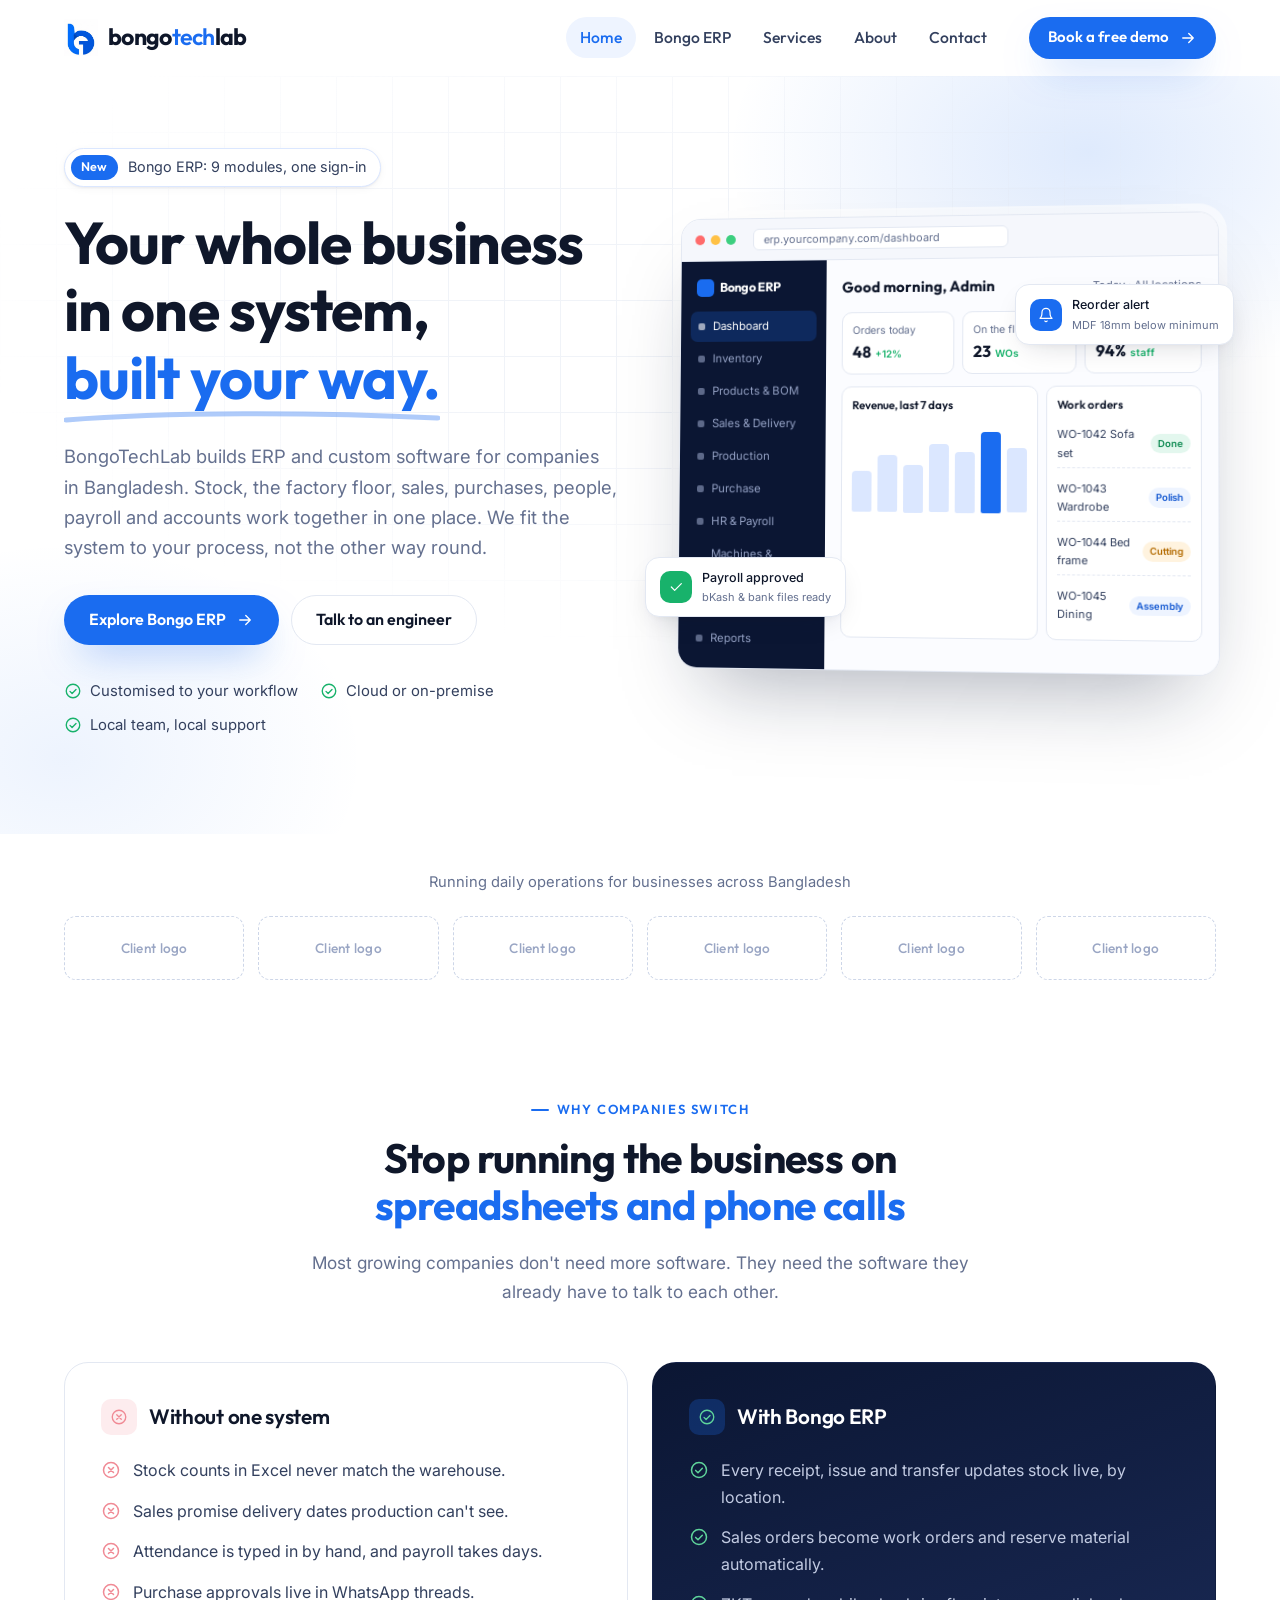
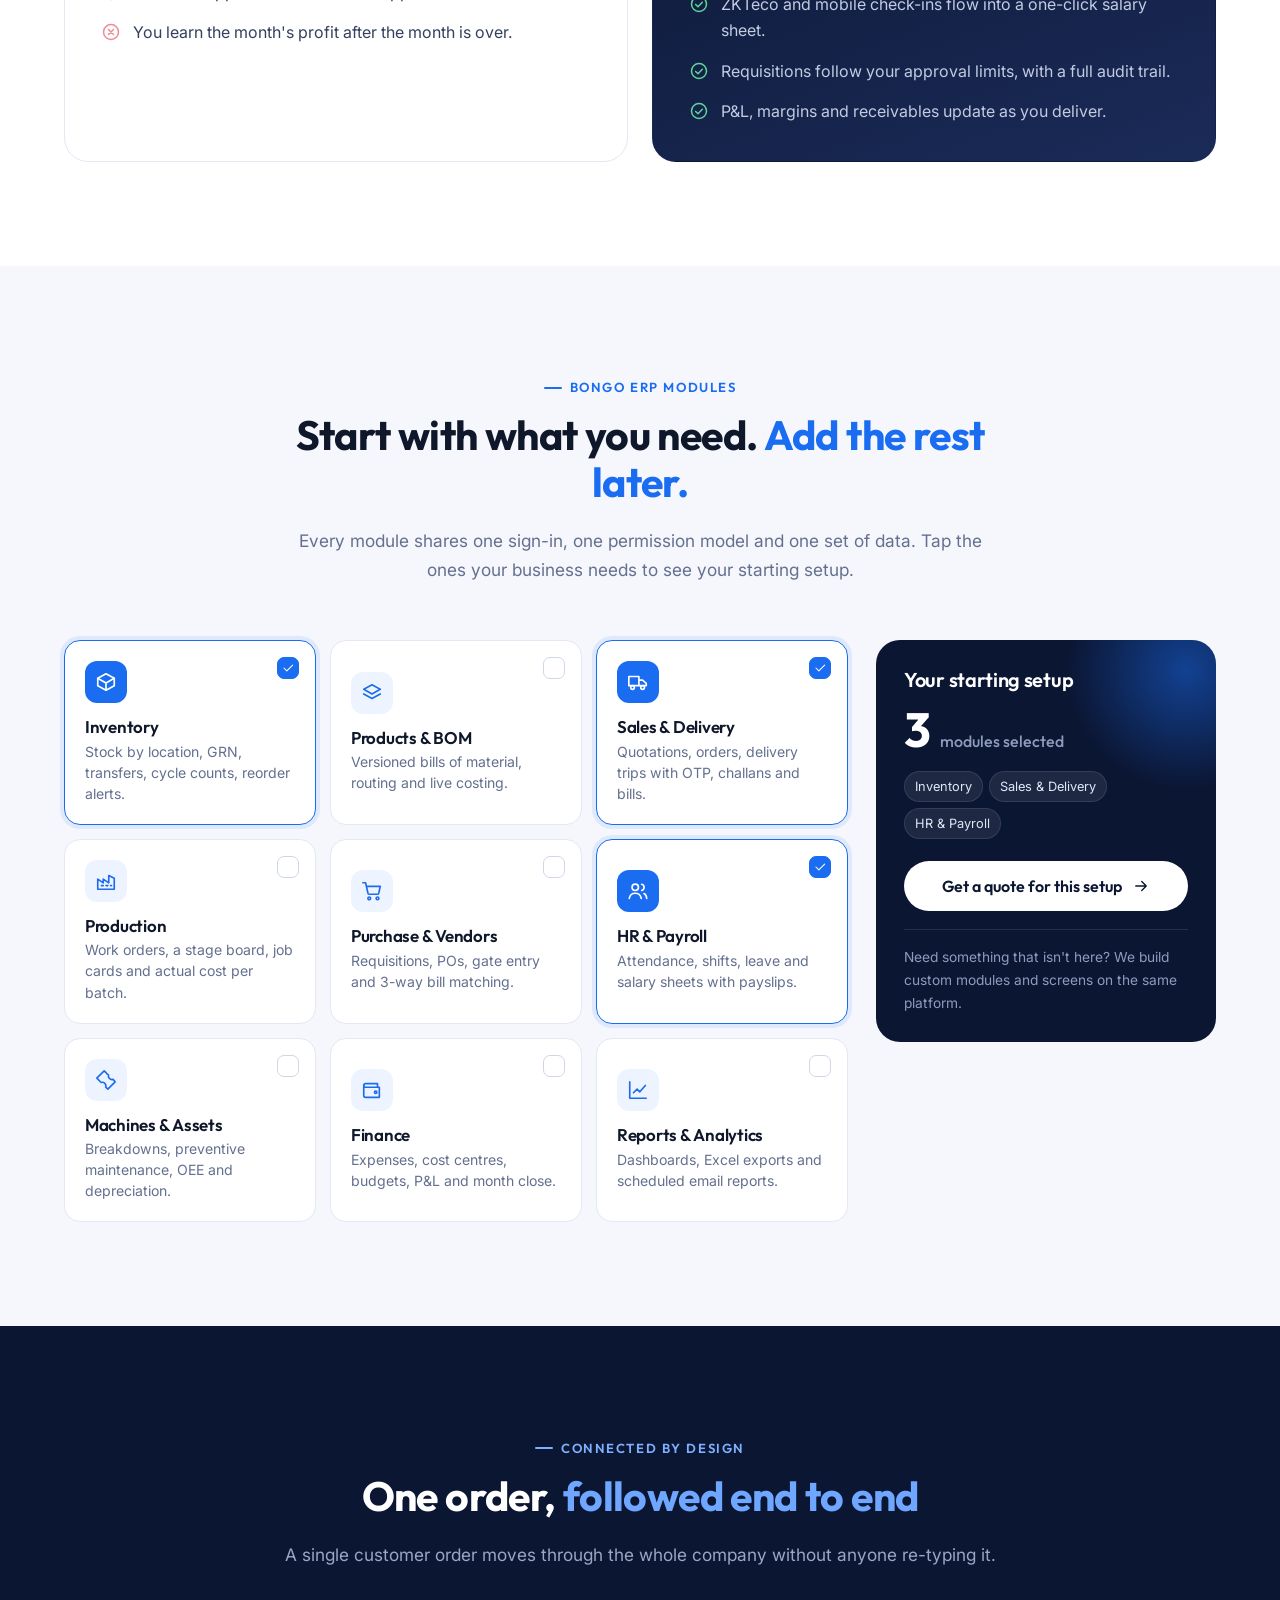
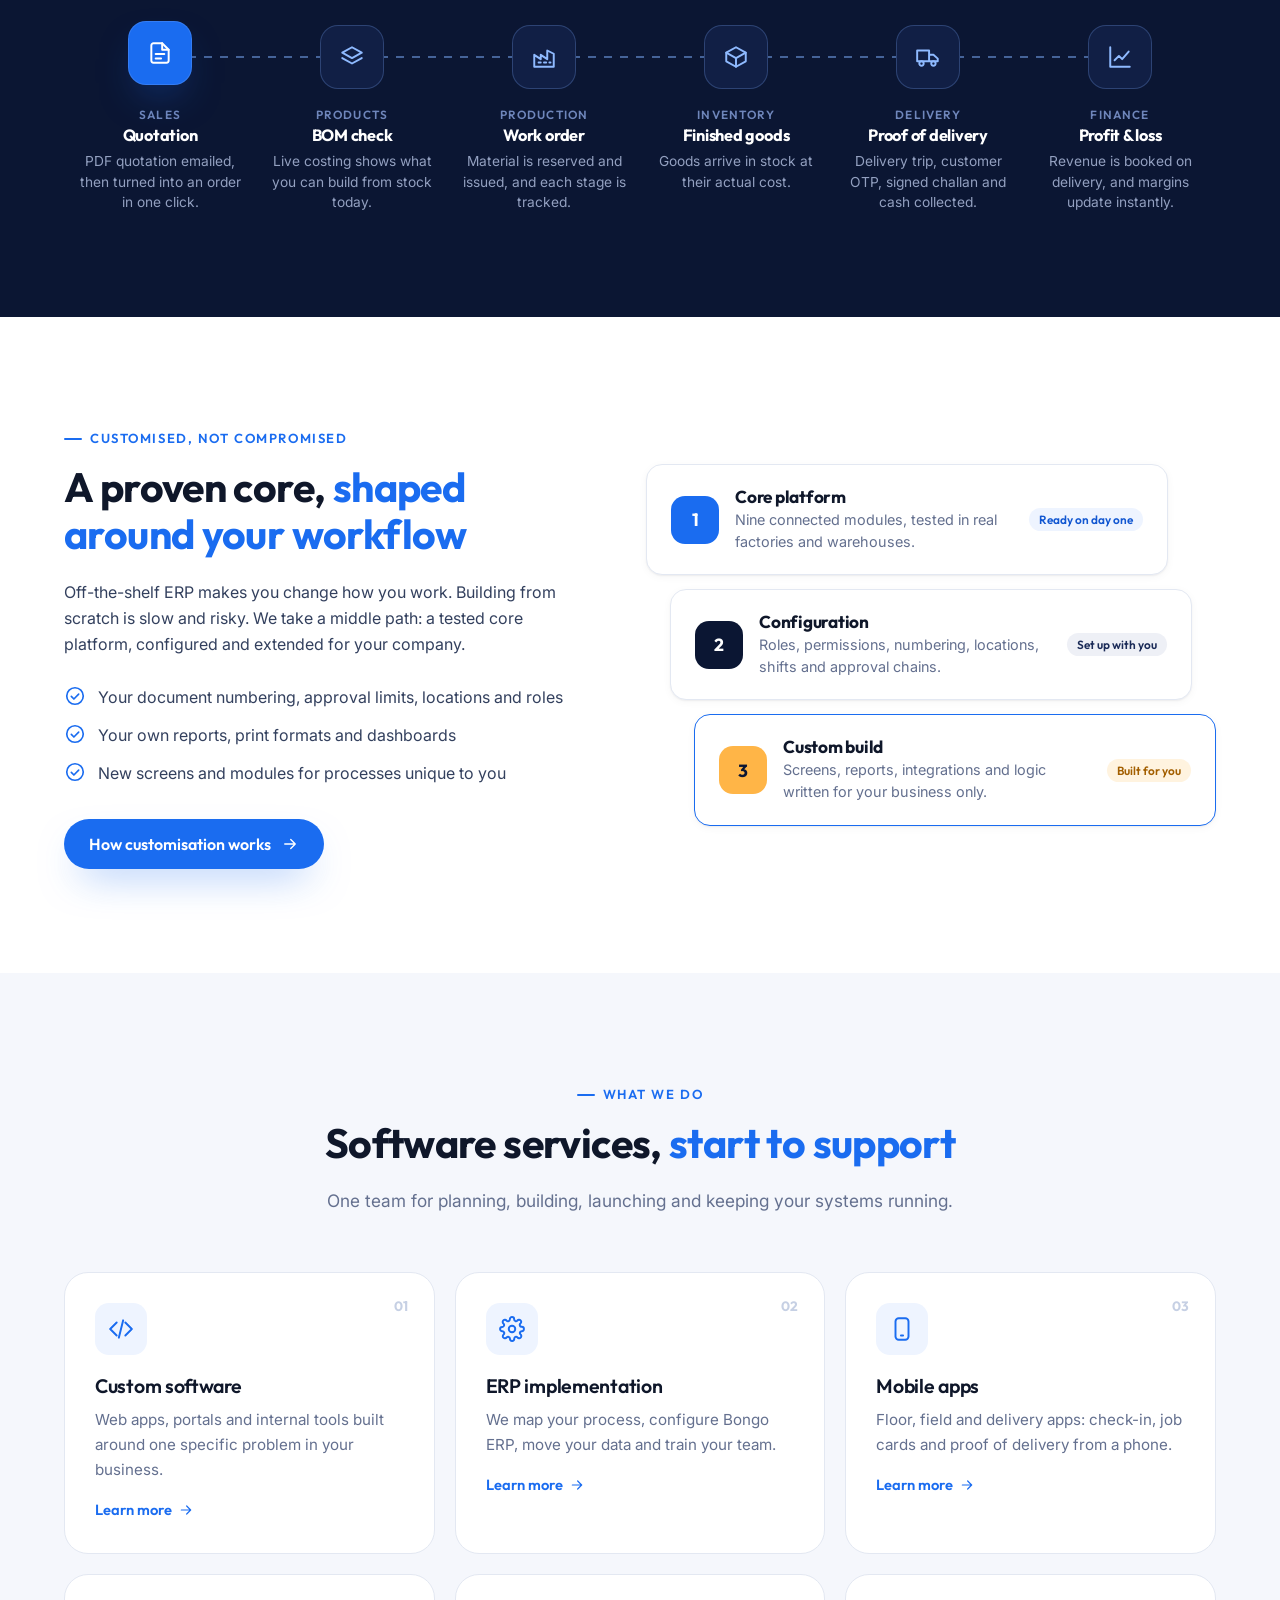
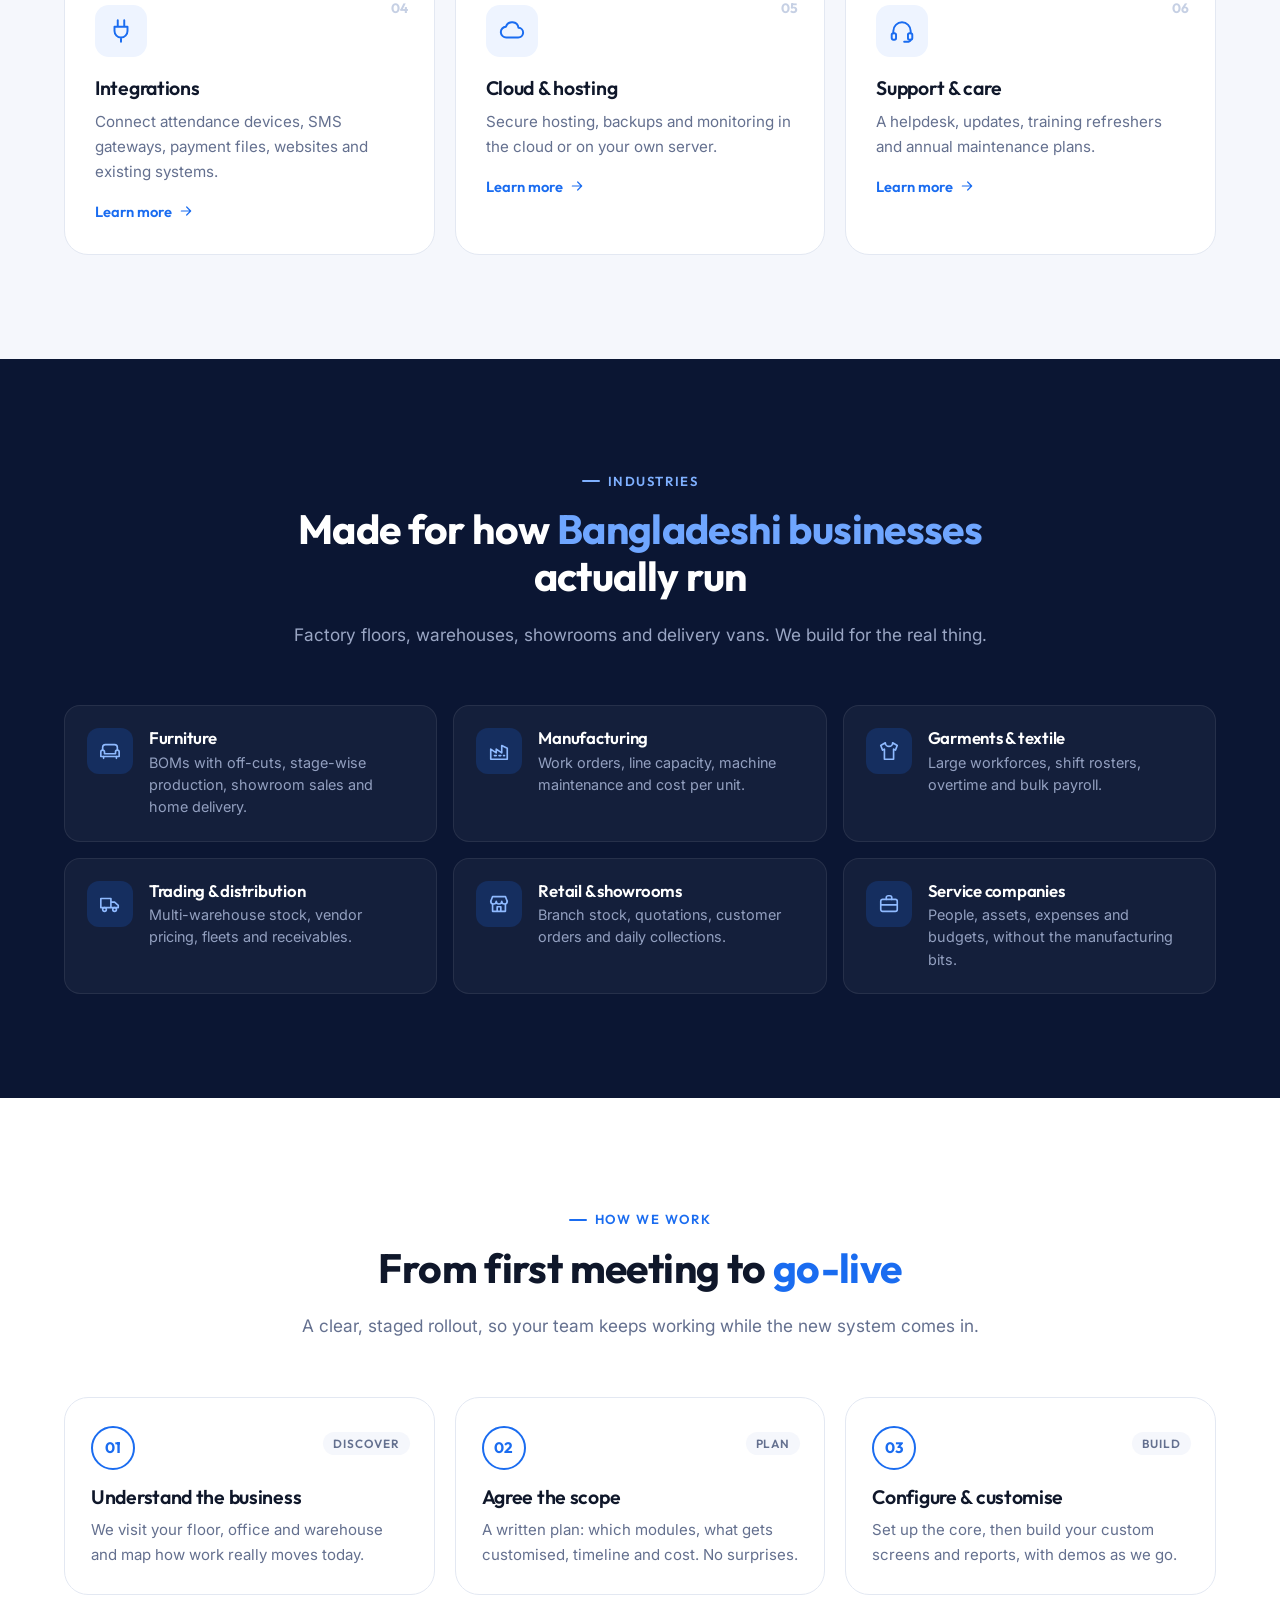
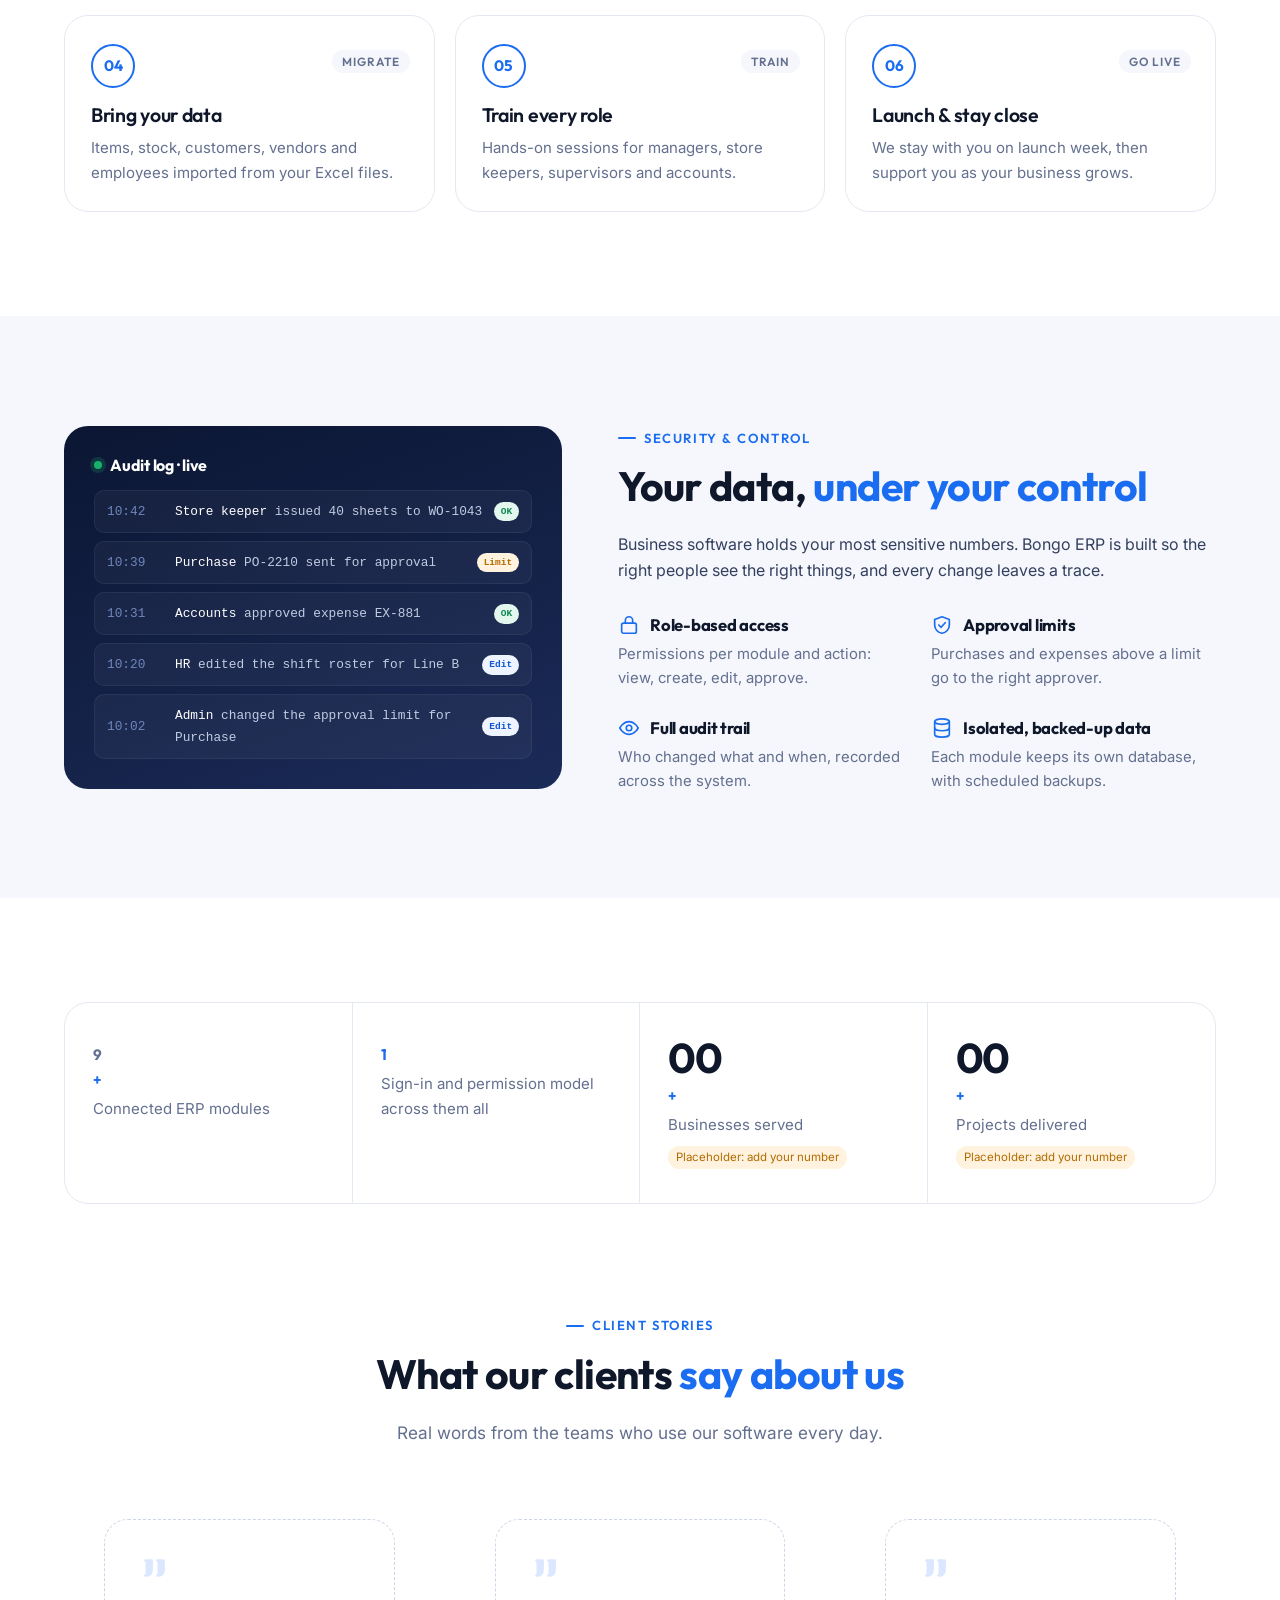
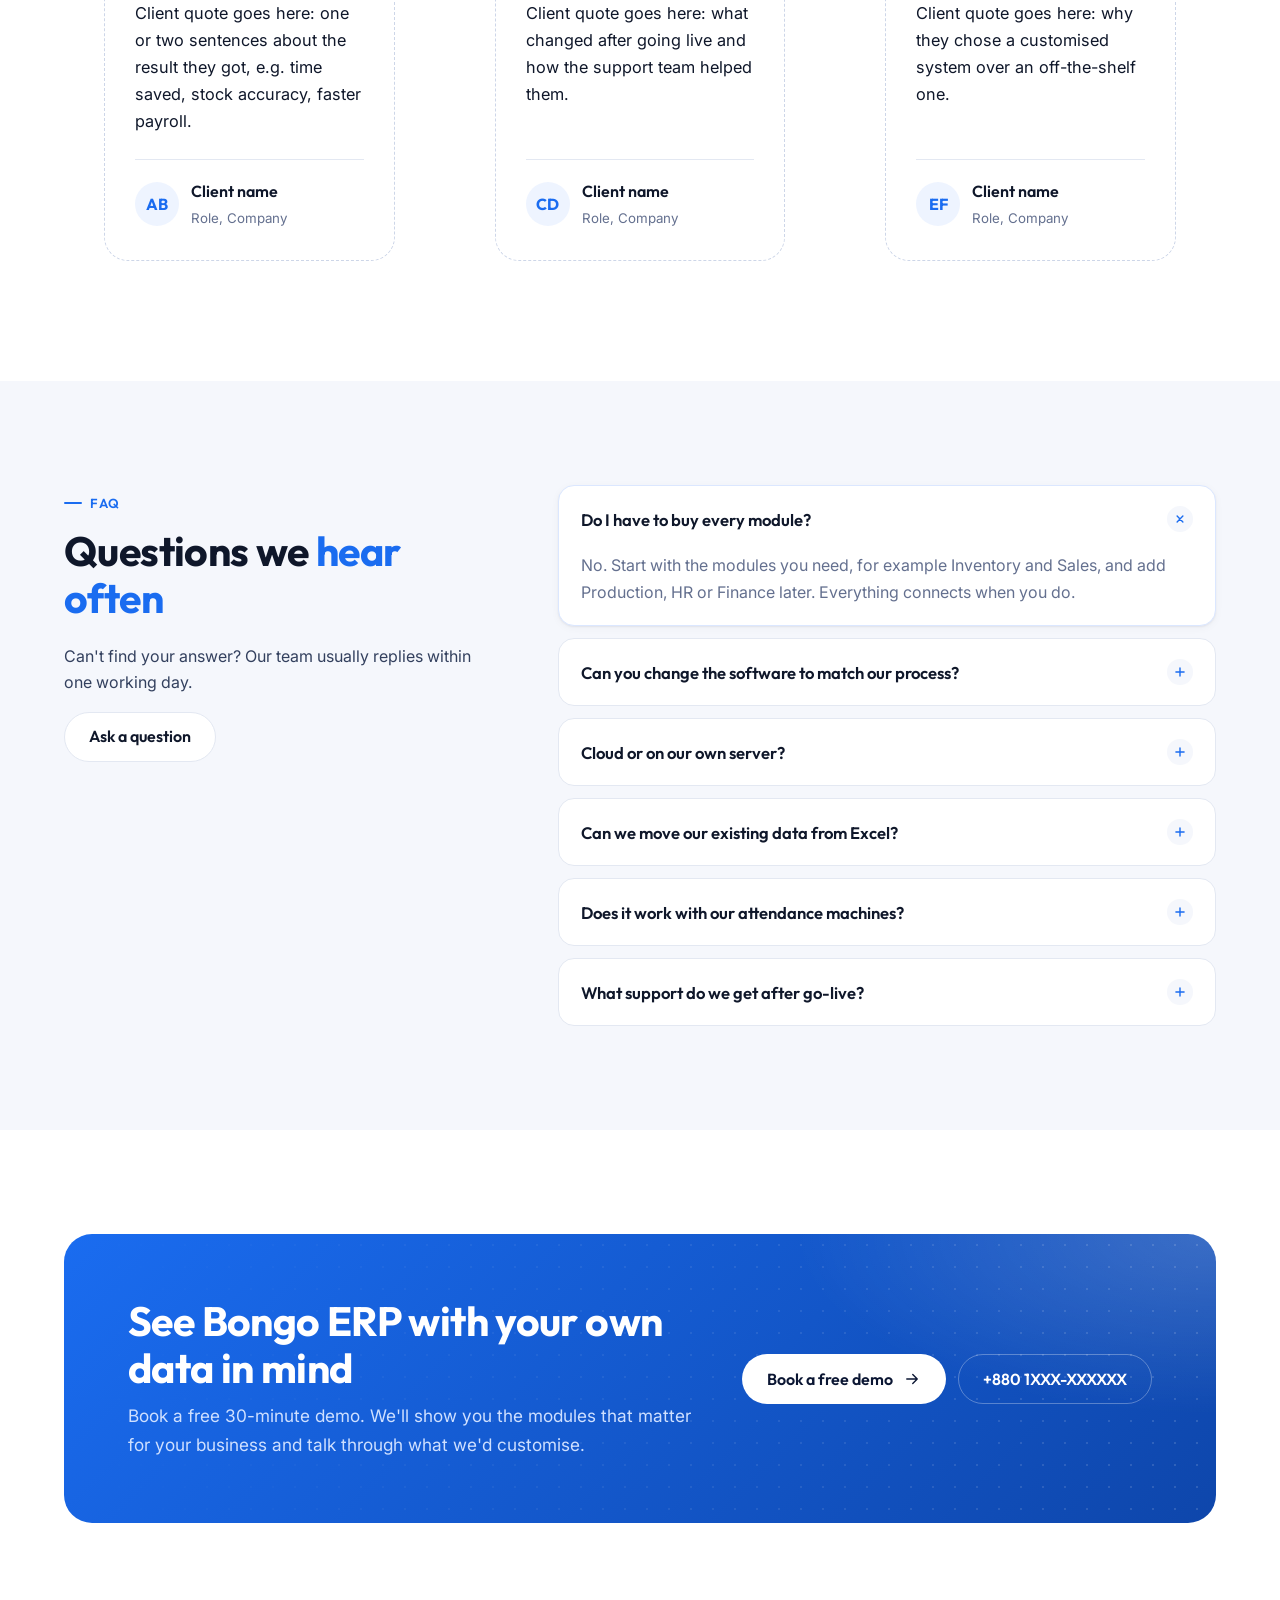
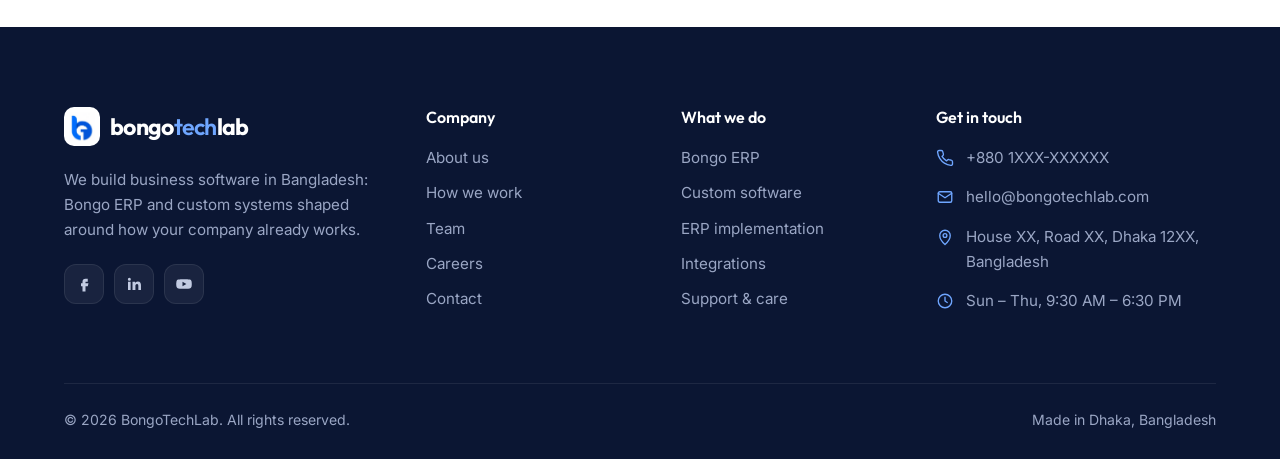
<file: index.html>
<!doctype html>
<html lang="en">
<head>
  <meta charset="utf-8">
  <meta name="viewport" content="width=device-width, initial-scale=1">
  <title>BongoTechLab | ERP and Custom Business Software in Bangladesh</title>
  <meta name="description" content="BongoTechLab builds Bongo ERP and custom business software for Bangladeshi companies: inventory, production, sales, purchase, HR & payroll, assets and finance in one system, configured around your workflow.">
  <meta property="og:title" content="BongoTechLab | Business software, built around you">
  <meta property="og:description" content="Bongo ERP and custom software for manufacturers, traders and growing companies in Bangladesh.">
  <meta property="og:image" content="assets/img/logo-full.png">
  <meta name="theme-color" content="#1a6cf0">
  <link rel="icon" type="image/png" href="assets/img/favicon.png">
  <link rel="preconnect" href="https://fonts.googleapis.com">
  <link rel="preconnect" href="https://fonts.gstatic.com" crossorigin>
  <link href="https://fonts.googleapis.com/css2?family=Inter:wght@400;500;600&family=Outfit:wght@500;600;700&display=swap" rel="stylesheet">
  <link rel="stylesheet" href="assets/css/style.css">
</head>
<body>
  <div id="site-header"></div>

  <main>
    <!-- ================= HERO ================= -->
    <section class="hero">
      <div class="hero-grid-bg" aria-hidden="true"></div>
      <div class="container">
        <div>
          <span class="hero-badge reveal"><em>New</em> Bongo ERP: 9 modules, one sign-in</span>
          <h1 class="reveal d1">Your whole business in one system, <span class="underline">built your way.<svg viewBox="0 0 300 14" preserveAspectRatio="none" aria-hidden="true"><path d="M2 10 C 80 2, 200 2, 298 8" stroke="#1a6cf0" stroke-opacity=".35" stroke-width="5" fill="none" stroke-linecap="round"/></svg></span></h1>
          <p class="hero-lead reveal d2">BongoTechLab builds ERP and custom software for companies in Bangladesh. Stock, the factory floor, sales, purchases, people, payroll and accounts work together in one place. We fit the system to your process, not the other way round.</p>
          <div class="hero-actions reveal d3">
            <a class="btn btn--primary" href="bongo-erp.html">Explore Bongo ERP <i data-icon="arrow"></i></a>
            <a class="btn btn--ghost" href="contact.html">Talk to an engineer</a>
          </div>
          <ul class="hero-points reveal d3">
            <li><i data-icon="checkCircle"></i>Customised to your workflow</li>
            <li><i data-icon="checkCircle"></i>Cloud or on-premise</li>
            <li><i data-icon="checkCircle"></i>Local team, local support</li>
          </ul>
        </div>

        <div class="mock-wrap reveal d2" aria-label="Preview of the Bongo ERP dashboard" role="img">
          <div class="float-chip chip-1"><span class="dot"><i data-icon="check"></i></span><div>Payroll approved<small>bKash &amp; bank files ready</small></div></div>
          <div class="float-chip chip-2"><span class="dot"><i data-icon="bell"></i></span><div>Reorder alert<small>MDF 18mm below minimum</small></div></div>
          <div class="mock">
            <div class="mock-bar"><i></i><i></i><i></i><span class="mock-url">erp.yourcompany.com/dashboard</span></div>
            <div class="mock-body">
              <div class="mock-side">
                <div class="ms-brand"><i></i>Bongo ERP</div>
                <span class="on">Dashboard</span><span>Inventory</span><span>Products &amp; BOM</span><span>Sales &amp; Delivery</span>
                <span>Production</span><span>Purchase</span><span>HR &amp; Payroll</span><span>Machines &amp; Assets</span><span>Finance</span><span>Reports</span>
              </div>
              <div class="mock-main">
                <div class="mock-title"><b>Good morning, Admin</b><small>Today · All locations</small></div>
                <div class="kpis">
                  <div class="kpi"><small>Orders today</small><b>48</b><em>+12%</em></div>
                  <div class="kpi"><small>On the floor</small><b>23</b><em>WOs</em></div>
                  <div class="kpi"><small>Present</small><b>94%</b><em>staff</em></div>
                </div>
                <div class="mock-panels">
                  <div class="panel">
                    <h5>Revenue, last 7 days</h5>
                    <div class="bars"><i style="height:45%"></i><i style="height:62%"></i><i style="height:52%"></i><i style="height:74%"></i><i style="height:66%"></i><i style="height:88%" class="on"></i><i style="height:70%"></i></div>
                  </div>
                  <div class="panel">
                    <h5>Work orders</h5>
                    <div class="rows">
                      <div>WO-1042 Sofa set <em class="tag g">Done</em></div>
                      <div>WO-1043 Wardrobe <em class="tag b">Polish</em></div>
                      <div>WO-1044 Bed frame <em class="tag a">Cutting</em></div>
                      <div>WO-1045 Dining <em class="tag b">Assembly</em></div>
                    </div>
                  </div>
                </div>
              </div>
            </div>
          </div>
        </div>
      </div>
    </section>

    <!-- ================= CLIENT STRIP (placeholders) ================= -->
    <section class="clients">
      <div class="container">
        <p>Running daily operations for businesses across Bangladesh</p>
        <div class="logo-row">
          <!-- TODO: replace each slot with <img src="assets/img/clients/name.png" alt="Client name"> -->
          <div class="logo-slot">Client logo</div><div class="logo-slot">Client logo</div><div class="logo-slot">Client logo</div>
          <div class="logo-slot">Client logo</div><div class="logo-slot">Client logo</div><div class="logo-slot">Client logo</div>
        </div>
      </div>
    </section>

    <!-- ================= PROBLEM vs SOLUTION ================= -->
    <section class="section">
      <div class="container">
        <div class="head reveal">
          <span class="kicker">Why companies switch</span>
          <h2>Stop running the business on <span class="hl">spreadsheets and phone calls</span></h2>
          <p>Most growing companies don't need more software. They need the software they already have to talk to each other.</p>
        </div>
        <div class="versus">
          <div class="vs-card vs-before reveal">
            <h3><span class="ic"><i data-icon="x"></i></span>Without one system</h3>
            <ul class="vs-list">
              <li><i data-icon="x"></i>Stock counts in Excel never match the warehouse.</li>
              <li><i data-icon="x"></i>Sales promise delivery dates production can't see.</li>
              <li><i data-icon="x"></i>Attendance is typed in by hand, and payroll takes days.</li>
              <li><i data-icon="x"></i>Purchase approvals live in WhatsApp threads.</li>
              <li><i data-icon="x"></i>You learn the month's profit after the month is over.</li>
            </ul>
          </div>
          <div class="vs-card vs-after reveal d1">
            <h3><span class="ic"><i data-icon="checkCircle"></i></span>With Bongo ERP</h3>
            <ul class="vs-list">
              <li><i data-icon="checkCircle"></i>Every receipt, issue and transfer updates stock live, by location.</li>
              <li><i data-icon="checkCircle"></i>Sales orders become work orders and reserve material automatically.</li>
              <li><i data-icon="checkCircle"></i>ZKTeco and mobile check-ins flow into a one-click salary sheet.</li>
              <li><i data-icon="checkCircle"></i>Requisitions follow your approval limits, with a full audit trail.</li>
              <li><i data-icon="checkCircle"></i>P&amp;L, margins and receivables update as you deliver.</li>
            </ul>
          </div>
        </div>
      </div>
    </section>

    <!-- ================= MODULE BUILDER ================= -->
    <section class="section section--soft" id="modules">
      <div class="container">
        <div class="head reveal">
          <span class="kicker">Bongo ERP modules</span>
          <h2>Start with what you need. <span class="hl">Add the rest later.</span></h2>
          <p>Every module shares one sign-in, one permission model and one set of data. Tap the ones your business needs to see your starting setup.</p>
        </div>

        <div class="builder">
          <div class="mod-grid" data-builder>
            <button class="mod reveal" type="button" aria-pressed="true" data-name="Inventory">
              <span class="check"><i data-icon="check"></i></span>
              <span class="mod-ic"><i data-icon="box"></i></span>
              <h3>Inventory</h3><p>Stock by location, GRN, transfers, cycle counts, reorder alerts.</p>
            </button>
            <button class="mod reveal d1" type="button" aria-pressed="false" data-name="Products & BOM">
              <span class="check"><i data-icon="check"></i></span>
              <span class="mod-ic"><i data-icon="layers"></i></span>
              <h3>Products &amp; BOM</h3><p>Versioned bills of material, routing and live costing.</p>
            </button>
            <button class="mod reveal d2" type="button" aria-pressed="true" data-name="Sales & Delivery">
              <span class="check"><i data-icon="check"></i></span>
              <span class="mod-ic"><i data-icon="truck"></i></span>
              <h3>Sales &amp; Delivery</h3><p>Quotations, orders, delivery trips with OTP, challans and bills.</p>
            </button>
            <button class="mod reveal" type="button" aria-pressed="false" data-name="Production">
              <span class="check"><i data-icon="check"></i></span>
              <span class="mod-ic"><i data-icon="factory"></i></span>
              <h3>Production</h3><p>Work orders, a stage board, job cards and actual cost per batch.</p>
            </button>
            <button class="mod reveal d1" type="button" aria-pressed="false" data-name="Purchase & Vendors">
              <span class="check"><i data-icon="check"></i></span>
              <span class="mod-ic"><i data-icon="cart"></i></span>
              <h3>Purchase &amp; Vendors</h3><p>Requisitions, POs, gate entry and 3-way bill matching.</p>
            </button>
            <button class="mod reveal d2" type="button" aria-pressed="true" data-name="HR & Payroll">
              <span class="check"><i data-icon="check"></i></span>
              <span class="mod-ic"><i data-icon="users"></i></span>
              <h3>HR &amp; Payroll</h3><p>Attendance, shifts, leave and salary sheets with payslips.</p>
            </button>
            <button class="mod reveal" type="button" aria-pressed="false" data-name="Machines & Assets">
              <span class="check"><i data-icon="check"></i></span>
              <span class="mod-ic"><i data-icon="wrench"></i></span>
              <h3>Machines &amp; Assets</h3><p>Breakdowns, preventive maintenance, OEE and depreciation.</p>
            </button>
            <button class="mod reveal d1" type="button" aria-pressed="false" data-name="Finance">
              <span class="check"><i data-icon="check"></i></span>
              <span class="mod-ic"><i data-icon="wallet"></i></span>
              <h3>Finance</h3><p>Expenses, cost centres, budgets, P&amp;L and month close.</p>
            </button>
            <button class="mod reveal d2" type="button" aria-pressed="false" data-name="Reports & Analytics">
              <span class="check"><i data-icon="check"></i></span>
              <span class="mod-ic"><i data-icon="chart"></i></span>
              <h3>Reports &amp; Analytics</h3><p>Dashboards, Excel exports and scheduled email reports.</p>
            </button>
          </div>

          <aside class="plan reveal d2" aria-live="polite">
            <h3>Your starting setup</h3>
            <div class="plan-count"><span data-plan-count>3</span> <small>modules selected</small></div>
            <div class="plan-chips" data-plan-chips></div>
            <a class="btn btn--light" href="contact.html" data-plan-cta>Get a quote for this setup <i data-icon="arrow"></i></a>
            <p class="plan-note">Need something that isn't here? We build custom modules and screens on the same platform.</p>
          </aside>
        </div>
      </div>
    </section>

    <!-- ================= ORDER-TO-CASH FLOW ================= -->
    <section class="section section--dark">
      <div class="container">
        <div class="head reveal">
          <span class="kicker">Connected by design</span>
          <h2>One order, <span class="hl">followed end to end</span></h2>
          <p>A single customer order moves through the whole company without anyone re-typing it.</p>
        </div>
        <div class="flow" data-flow>
          <div class="flow-step reveal"><span class="node"><i data-icon="file"></i></span><small>Sales</small><h4>Quotation</h4><p>PDF quotation emailed, then turned into an order in one click.</p></div>
          <div class="flow-step reveal d1"><span class="node"><i data-icon="layers"></i></span><small>Products</small><h4>BOM check</h4><p>Live costing shows what you can build from stock today.</p></div>
          <div class="flow-step reveal d2"><span class="node"><i data-icon="factory"></i></span><small>Production</small><h4>Work order</h4><p>Material is reserved and issued, and each stage is tracked.</p></div>
          <div class="flow-step reveal"><span class="node"><i data-icon="box"></i></span><small>Inventory</small><h4>Finished goods</h4><p>Goods arrive in stock at their actual cost.</p></div>
          <div class="flow-step reveal d1"><span class="node"><i data-icon="truck"></i></span><small>Delivery</small><h4>Proof of delivery</h4><p>Delivery trip, customer OTP, signed challan and cash collected.</p></div>
          <div class="flow-step reveal d2"><span class="node"><i data-icon="chart"></i></span><small>Finance</small><h4>Profit &amp; loss</h4><p>Revenue is booked on delivery, and margins update instantly.</p></div>
        </div>
      </div>
    </section>

    <!-- ================= CUSTOMISATION LAYERS ================= -->
    <section class="section">
      <div class="container layers">
        <div class="reveal">
          <span class="kicker">Customised, not compromised</span>
          <h2>A proven core, <span class="hl">shaped around your workflow</span></h2>
          <p>Off-the-shelf ERP makes you change how you work. Building from scratch is slow and risky. We take a middle path: a tested core platform, configured and extended for your company.</p>
          <ul class="ticks">
            <li><i data-icon="checkCircle"></i><span>Your document numbering, approval limits, locations and roles</span></li>
            <li><i data-icon="checkCircle"></i><span>Your own reports, print formats and dashboards</span></li>
            <li><i data-icon="checkCircle"></i><span>New screens and modules for processes unique to you</span></li>
          </ul>
          <a class="btn btn--primary" href="services.html#implementation">How customisation works <i data-icon="arrow"></i></a>
        </div>
        <div class="stack">
          <div class="layer reveal"><span class="num">1</span><div><h4>Core platform</h4><p>Nine connected modules, tested in real factories and warehouses.</p></div><span class="pill">Ready on day one</span></div>
          <div class="layer reveal d1"><span class="num">2</span><div><h4>Configuration</h4><p>Roles, permissions, numbering, locations, shifts and approval chains.</p></div><span class="pill">Set up with you</span></div>
          <div class="layer reveal d2"><span class="num">3</span><div><h4>Custom build</h4><p>Screens, reports, integrations and logic written for your business only.</p></div><span class="pill">Built for you</span></div>
        </div>
      </div>
    </section>

    <!-- ================= SERVICES ================= -->
    <section class="section section--soft">
      <div class="container">
        <div class="head reveal">
          <span class="kicker">What we do</span>
          <h2>Software services, <span class="hl">start to support</span></h2>
          <p>One team for planning, building, launching and keeping your systems running.</p>
        </div>
        <div class="cards">
          <a class="card reveal" href="services.html#custom"><span class="idx">01</span><span class="ic"><i data-icon="code"></i></span><h3>Custom software</h3><p>Web apps, portals and internal tools built around one specific problem in your business.</p><span class="more">Learn more <i data-icon="arrow"></i></span></a>
          <a class="card reveal d1" href="services.html#implementation"><span class="idx">02</span><span class="ic"><i data-icon="cog"></i></span><h3>ERP implementation</h3><p>We map your process, configure Bongo ERP, move your data and train your team.</p><span class="more">Learn more <i data-icon="arrow"></i></span></a>
          <a class="card reveal d2" href="services.html#mobile"><span class="idx">03</span><span class="ic"><i data-icon="mobile"></i></span><h3>Mobile apps</h3><p>Floor, field and delivery apps: check-in, job cards and proof of delivery from a phone.</p><span class="more">Learn more <i data-icon="arrow"></i></span></a>
          <a class="card reveal" href="services.html#integration"><span class="idx">04</span><span class="ic"><i data-icon="plug"></i></span><h3>Integrations</h3><p>Connect attendance devices, SMS gateways, payment files, websites and existing systems.</p><span class="more">Learn more <i data-icon="arrow"></i></span></a>
          <a class="card reveal d1" href="services.html#cloud"><span class="idx">05</span><span class="ic"><i data-icon="cloud"></i></span><h3>Cloud &amp; hosting</h3><p>Secure hosting, backups and monitoring in the cloud or on your own server.</p><span class="more">Learn more <i data-icon="arrow"></i></span></a>
          <a class="card reveal d2" href="services.html#support"><span class="idx">06</span><span class="ic"><i data-icon="headset"></i></span><h3>Support &amp; care</h3><p>A helpdesk, updates, training refreshers and annual maintenance plans.</p><span class="more">Learn more <i data-icon="arrow"></i></span></a>
        </div>
      </div>
    </section>

    <!-- ================= INDUSTRIES ================= -->
    <section class="section section--dark" id="industries">
      <div class="container">
        <div class="head reveal">
          <span class="kicker">Industries</span>
          <h2>Made for how <span class="hl">Bangladeshi businesses</span> actually run</h2>
          <p>Factory floors, warehouses, showrooms and delivery vans. We build for the real thing.</p>
        </div>
        <div class="industries">
          <div class="ind reveal"><span class="ic"><i data-icon="sofa"></i></span><div><h3>Furniture</h3><p>BOMs with off-cuts, stage-wise production, showroom sales and home delivery.</p></div></div>
          <div class="ind reveal d1"><span class="ic"><i data-icon="factory"></i></span><div><h3>Manufacturing</h3><p>Work orders, line capacity, machine maintenance and cost per unit.</p></div></div>
          <div class="ind reveal d2"><span class="ic"><i data-icon="shirt"></i></span><div><h3>Garments &amp; textile</h3><p>Large workforces, shift rosters, overtime and bulk payroll.</p></div></div>
          <div class="ind reveal"><span class="ic"><i data-icon="truck"></i></span><div><h3>Trading &amp; distribution</h3><p>Multi-warehouse stock, vendor pricing, fleets and receivables.</p></div></div>
          <div class="ind reveal d1"><span class="ic"><i data-icon="store"></i></span><div><h3>Retail &amp; showrooms</h3><p>Branch stock, quotations, customer orders and daily collections.</p></div></div>
          <div class="ind reveal d2"><span class="ic"><i data-icon="briefcase"></i></span><div><h3>Service companies</h3><p>People, assets, expenses and budgets, without the manufacturing bits.</p></div></div>
        </div>
      </div>
    </section>

    <!-- ================= PROCESS ================= -->
    <section class="section">
      <div class="container">
        <div class="head reveal">
          <span class="kicker">How we work</span>
          <h2>From first meeting to <span class="hl">go-live</span></h2>
          <p>A clear, staged rollout, so your team keeps working while the new system comes in.</p>
        </div>
        <div class="process">
          <div class="step reveal"><span class="when">Discover</span><h3>Understand the business</h3><p>We visit your floor, office and warehouse and map how work really moves today.</p></div>
          <div class="step reveal d1"><span class="when">Plan</span><h3>Agree the scope</h3><p>A written plan: which modules, what gets customised, timeline and cost. No surprises.</p></div>
          <div class="step reveal d2"><span class="when">Build</span><h3>Configure &amp; customise</h3><p>Set up the core, then build your custom screens and reports, with demos as we go.</p></div>
          <div class="step reveal"><span class="when">Migrate</span><h3>Bring your data</h3><p>Items, stock, customers, vendors and employees imported from your Excel files.</p></div>
          <div class="step reveal d1"><span class="when">Train</span><h3>Train every role</h3><p>Hands-on sessions for managers, store keepers, supervisors and accounts.</p></div>
          <div class="step reveal d2"><span class="when">Go live</span><h3>Launch &amp; stay close</h3><p>We stay with you on launch week, then support you as your business grows.</p></div>
        </div>
      </div>
    </section>

    <!-- ================= TRUST / SECURITY ================= -->
    <section class="section section--soft">
      <div class="container trust">
        <div class="shield-panel reveal" aria-label="Example audit log">
          <h4>Audit log · live</h4>
          <div class="log">
            <div><time>10:42</time><span><b>Store keeper</b> issued 40 sheets to WO-1043</span><em class="tag g">OK</em></div>
            <div><time>10:39</time><span><b>Purchase</b> PO-2210 sent for approval</span><em class="tag a">Limit</em></div>
            <div><time>10:31</time><span><b>Accounts</b> approved expense EX-881</span><em class="tag g">OK</em></div>
            <div><time>10:20</time><span><b>HR</b> edited the shift roster for Line B</span><em class="tag b">Edit</em></div>
            <div><time>10:02</time><span><b>Admin</b> changed the approval limit for Purchase</span><em class="tag b">Edit</em></div>
          </div>
        </div>
        <div class="reveal d1">
          <span class="kicker">Security &amp; control</span>
          <h2>Your data, <span class="hl">under your control</span></h2>
          <p>Business software holds your most sensitive numbers. Bongo ERP is built so the right people see the right things, and every change leaves a trace.</p>
          <div class="trust-list">
            <div><h4><i data-icon="lock"></i>Role-based access</h4><p>Permissions per module and action: view, create, edit, approve.</p></div>
            <div><h4><i data-icon="shield"></i>Approval limits</h4><p>Purchases and expenses above a limit go to the right approver.</p></div>
            <div><h4><i data-icon="eye"></i>Full audit trail</h4><p>Who changed what and when, recorded across the system.</p></div>
            <div><h4><i data-icon="db"></i>Isolated, backed-up data</h4><p>Each module keeps its own database, with scheduled backups.</p></div>
          </div>
        </div>
      </div>
    </section>

    <!-- ================= STATS ================= -->
    <section class="section" style="padding-bottom:0">
      <div class="container">
        <div class="stats reveal">
          <div class="stat"><b><span data-count="9">9</span><span class="hl">+</span></b><span>Connected ERP modules</span></div>
          <div class="stat"><b><span class="hl">1</span></b><span>Sign-in and permission model across them all</span></div>
          <div class="stat"><b>00<span class="hl">+</span></b><span>Businesses served</span><span class="ph">Placeholder: add your number</span></div>
          <div class="stat"><b>00<span class="hl">+</span></b><span>Projects delivered</span><span class="ph">Placeholder: add your number</span></div>
        </div>
      </div>
    </section>

    <!-- ================= TESTIMONIALS (placeholders) ================= -->
    <section class="section">
      <div class="container">
        <div class="head reveal">
          <span class="kicker">Client stories</span>
          <h2>What our clients <span class="hl">say about us</span></h2>
          <p>Real words from the teams who use our software every day.</p>
        </div>
        <div class="quotes">
          <!-- TODO: replace with real client quotes, names and roles -->
          <figure class="quote is-placeholder reveal">
            <i class="qm" data-icon="quote"></i>
            <blockquote>Client quote goes here: one or two sentences about the result they got, e.g. time saved, stock accuracy, faster payroll.</blockquote>
            <figcaption class="who"><span class="av">AB</span><div><b>Client name</b><small>Role, Company</small></div></figcaption>
          </figure>
          <figure class="quote is-placeholder reveal d1">
            <i class="qm" data-icon="quote"></i>
            <blockquote>Client quote goes here: what changed after going live and how the support team helped them.</blockquote>
            <figcaption class="who"><span class="av">CD</span><div><b>Client name</b><small>Role, Company</small></div></figcaption>
          </figure>
          <figure class="quote is-placeholder reveal d2">
            <i class="qm" data-icon="quote"></i>
            <blockquote>Client quote goes here: why they chose a customised system over an off-the-shelf one.</blockquote>
            <figcaption class="who"><span class="av">EF</span><div><b>Client name</b><small>Role, Company</small></div></figcaption>
          </figure>
        </div>
      </div>
    </section>

    <!-- ================= FAQ ================= -->
    <section class="section section--soft">
      <div class="container faq-wrap">
        <div class="reveal">
          <span class="kicker">FAQ</span>
          <h2>Questions we <span class="hl">hear often</span></h2>
          <p>Can't find your answer? Our team usually replies within one working day.</p>
          <a class="btn btn--ghost" href="contact.html">Ask a question</a>
        </div>
        <div class="faq reveal d1">
          <details open><summary>Do I have to buy every module?</summary><p>No. Start with the modules you need, for example Inventory and Sales, and add Production, HR or Finance later. Everything connects when you do.</p></details>
          <details><summary>Can you change the software to match our process?</summary><p>Yes, that is our main strength. We configure numbering, approvals, roles and locations, and we build custom screens, reports and modules for processes unique to you.</p></details>
          <details><summary>Cloud or on our own server?</summary><p>Either. We can host it for you in the cloud or install it on your own server. Both include backups and updates.</p></details>
          <details><summary>Can we move our existing data from Excel?</summary><p>Yes. Items, stock, customers, vendors and employees can be imported from Excel templates. We handle the cleanup and import during onboarding.</p></details>
          <details><summary>Does it work with our attendance machines?</summary><p>Bongo ERP takes punches directly from ZKTeco terminals, and staff can also check in from the mobile app with GPS. Other devices can be integrated on request.</p></details>
          <details><summary>What support do we get after go-live?</summary><p>A helpdesk, bug fixes, updates and refresher training, with optional annual maintenance plans for priority response.</p></details>
        </div>
      </div>
    </section>

    <!-- ================= CTA ================= -->
    <section class="section" style="padding-bottom:0">
      <div class="container">
        <div class="cta-band reveal">
          <div>
            <h2>See Bongo ERP with your own data in mind</h2>
            <p>Book a free 30-minute demo. We'll show you the modules that matter for your business and talk through what we'd customise.</p>
          </div>
          <div class="actions">
            <a class="btn btn--light" href="contact.html">Book a free demo <i data-icon="arrow"></i></a>
            <a class="btn btn--outline-light" href="tel:" data-site="phone">Call us</a>
          </div>
        </div>
      </div>
    </section>
  </main>

  <div id="site-footer"></div>
  <script src="assets/js/main.js"></script>
</body>
</html>
</file>
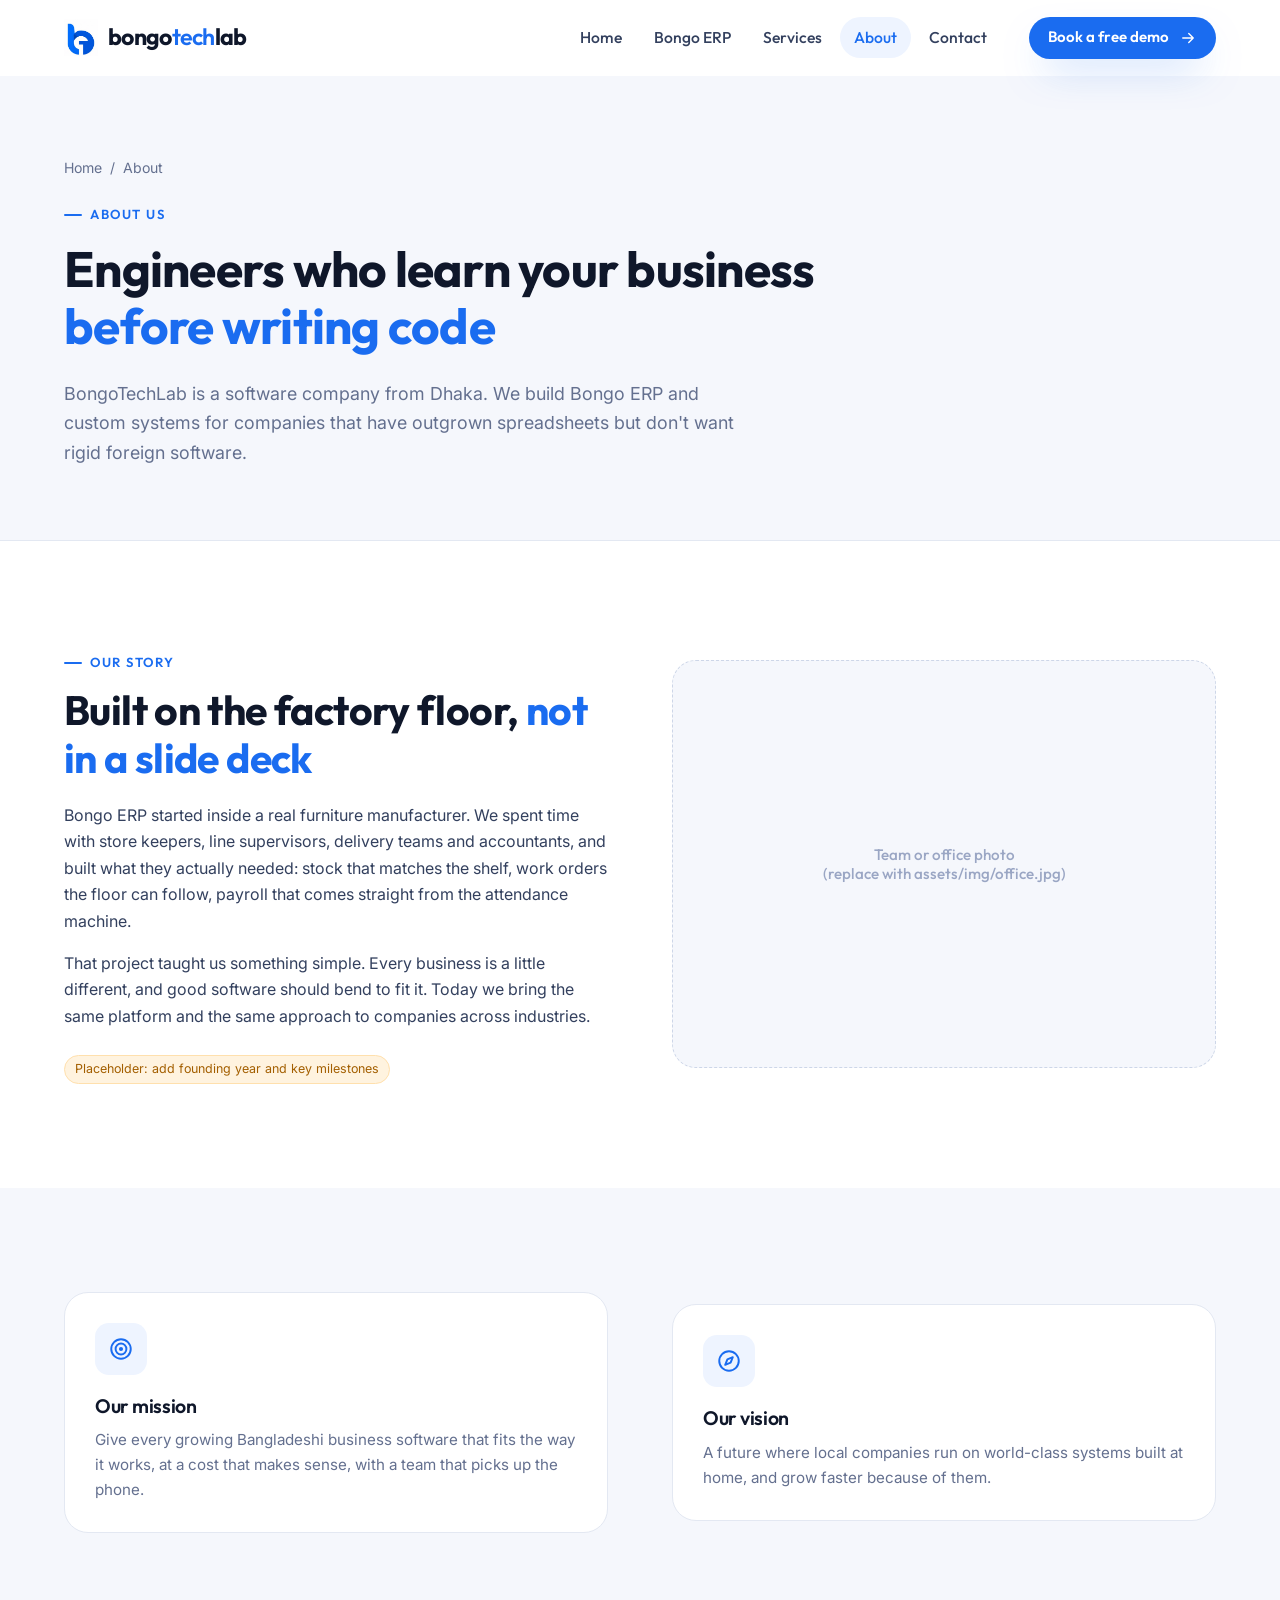
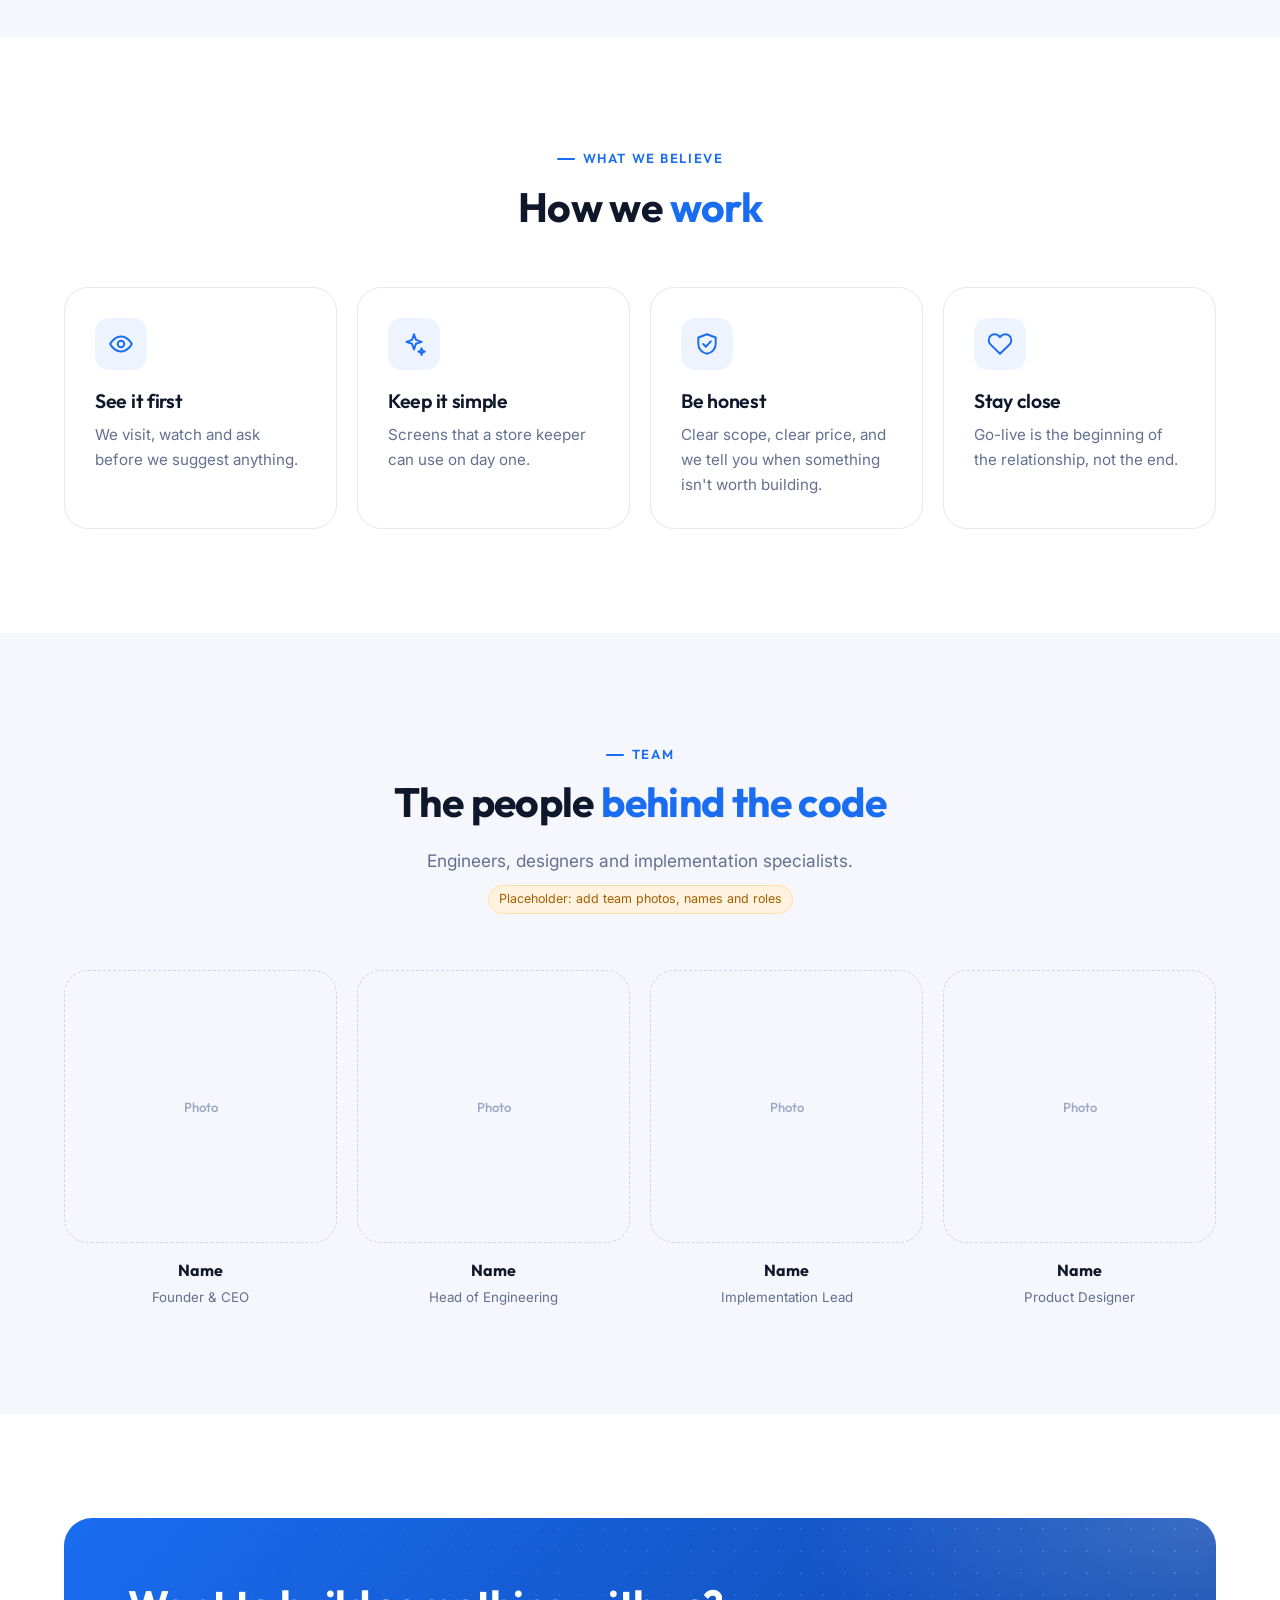
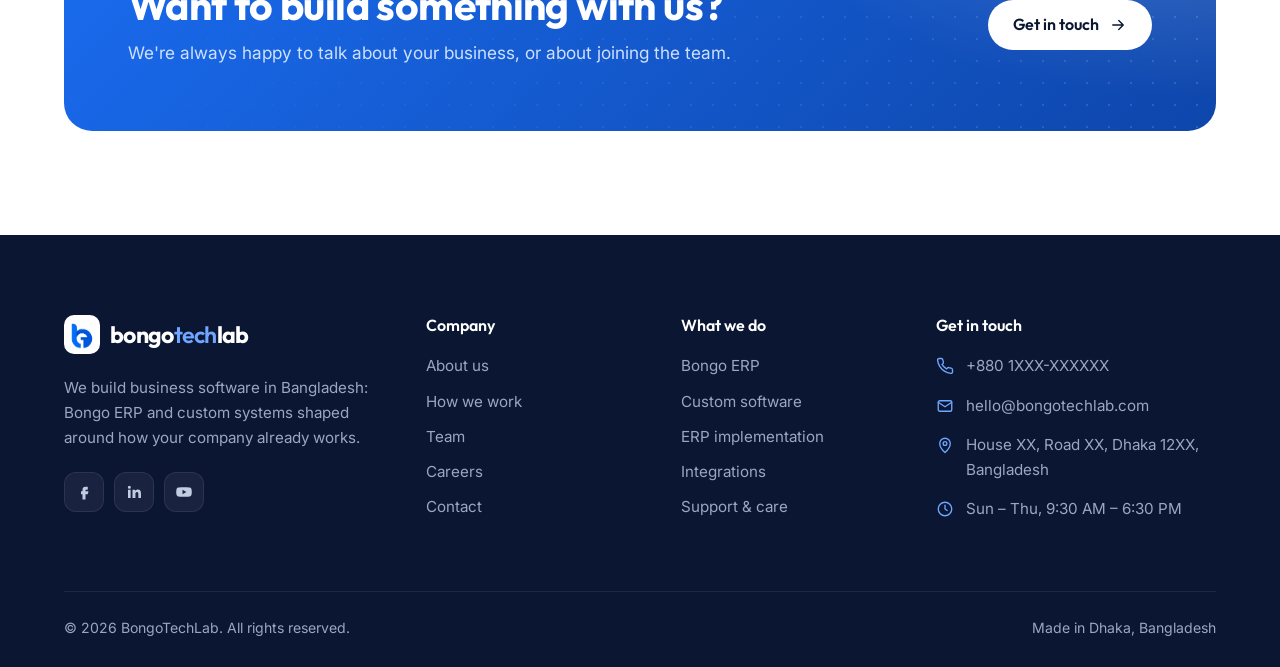
<file: about.html>
<!doctype html>
<html lang="en">
<head>
  <meta charset="utf-8">
  <meta name="viewport" content="width=device-width, initial-scale=1">
  <title>About Us · BongoTechLab</title>
  <meta name="description" content="BongoTechLab is a Dhaka-based software company building Bongo ERP and custom business systems for Bangladeshi companies.">
  <meta name="theme-color" content="#1a6cf0">
  <link rel="icon" type="image/png" href="assets/img/favicon.png">
  <link rel="preconnect" href="https://fonts.googleapis.com">
  <link rel="preconnect" href="https://fonts.gstatic.com" crossorigin>
  <link href="https://fonts.googleapis.com/css2?family=Inter:wght@400;500;600&family=Outfit:wght@500;600;700&display=swap" rel="stylesheet">
  <link rel="stylesheet" href="assets/css/style.css">
</head>
<body>
  <div id="site-header"></div>

  <main>
    <section class="page-hero">
      <div class="hero-grid-bg" aria-hidden="true"></div>
      <div class="container">
        <div class="crumbs"><a href="index.html">Home</a><span>/</span><span>About</span></div>
        <span class="kicker">About us</span>
        <h1>Engineers who learn your business <span class="hl">before writing code</span></h1>
        <p>BongoTechLab is a software company from Dhaka. We build Bongo ERP and custom systems for companies that have outgrown spreadsheets but don't want rigid foreign software.</p>
      </div>
    </section>

    <section class="section">
      <div class="container split">
        <div class="reveal">
          <span class="kicker">Our story</span>
          <h2>Built on the factory floor, <span class="hl">not in a slide deck</span></h2>
          <p>Bongo ERP started inside a real furniture manufacturer. We spent time with store keepers, line supervisors, delivery teams and accountants, and built what they actually needed: stock that matches the shelf, work orders the floor can follow, payroll that comes straight from the attendance machine.</p>
          <p>That project taught us something simple. Every business is a little different, and good software should bend to fit it. Today we bring the same platform and the same approach to companies across industries.</p>
          <!-- TODO: add founding year, founders and milestones -->
          <span class="ph-note">Placeholder: add founding year and key milestones</span>
        </div>
        <div class="photo-ph reveal d1">Team or office photo<br>(replace with assets/img/office.jpg)</div>
      </div>
    </section>

    <section class="section section--soft">
      <div class="container">
        <div class="split">
          <div class="card reveal"><span class="ic"><i data-icon="target"></i></span><h3>Our mission</h3><p>Give every growing Bangladeshi business software that fits the way it works, at a cost that makes sense, with a team that picks up the phone.</p></div>
          <div class="card reveal d1"><span class="ic"><i data-icon="compass"></i></span><h3>Our vision</h3><p>A future where local companies run on world-class systems built at home, and grow faster because of them.</p></div>
        </div>
      </div>
    </section>

    <section class="section" id="how-we-work">
      <div class="container">
        <div class="head reveal">
          <span class="kicker">What we believe</span>
          <h2>How we <span class="hl">work</span></h2>
        </div>
        <div class="values">
          <div class="card reveal"><span class="ic"><i data-icon="eye"></i></span><h3>See it first</h3><p>We visit, watch and ask before we suggest anything.</p></div>
          <div class="card reveal d1"><span class="ic"><i data-icon="sparkle"></i></span><h3>Keep it simple</h3><p>Screens that a store keeper can use on day one.</p></div>
          <div class="card reveal d2"><span class="ic"><i data-icon="shield"></i></span><h3>Be honest</h3><p>Clear scope, clear price, and we tell you when something isn't worth building.</p></div>
          <div class="card reveal d3"><span class="ic"><i data-icon="heart"></i></span><h3>Stay close</h3><p>Go-live is the beginning of the relationship, not the end.</p></div>
        </div>
      </div>
    </section>

    <section class="section section--soft" id="team">
      <div class="container">
        <div class="head reveal">
          <span class="kicker">Team</span>
          <h2>The people <span class="hl">behind the code</span></h2>
          <p>Engineers, designers and implementation specialists.</p>
          <span class="ph-note">Placeholder: add team photos, names and roles</span>
        </div>
        <div class="team">
          <div class="member reveal"><div class="photo-ph">Photo</div><b>Name</b><small>Founder &amp; CEO</small></div>
          <div class="member reveal d1"><div class="photo-ph">Photo</div><b>Name</b><small>Head of Engineering</small></div>
          <div class="member reveal d2"><div class="photo-ph">Photo</div><b>Name</b><small>Implementation Lead</small></div>
          <div class="member reveal d3"><div class="photo-ph">Photo</div><b>Name</b><small>Product Designer</small></div>
        </div>
      </div>
    </section>

    <section class="section" style="padding-bottom:0">
      <div class="container">
        <div class="cta-band reveal">
          <div>
            <h2>Want to build something with us?</h2>
            <p>We're always happy to talk about your business, or about joining the team.</p>
          </div>
          <div class="actions">
            <a class="btn btn--light" href="contact.html">Get in touch <i data-icon="arrow"></i></a>
          </div>
        </div>
      </div>
    </section>
  </main>

  <div id="site-footer"></div>
  <script src="assets/js/main.js"></script>
</body>
</html>
</file>
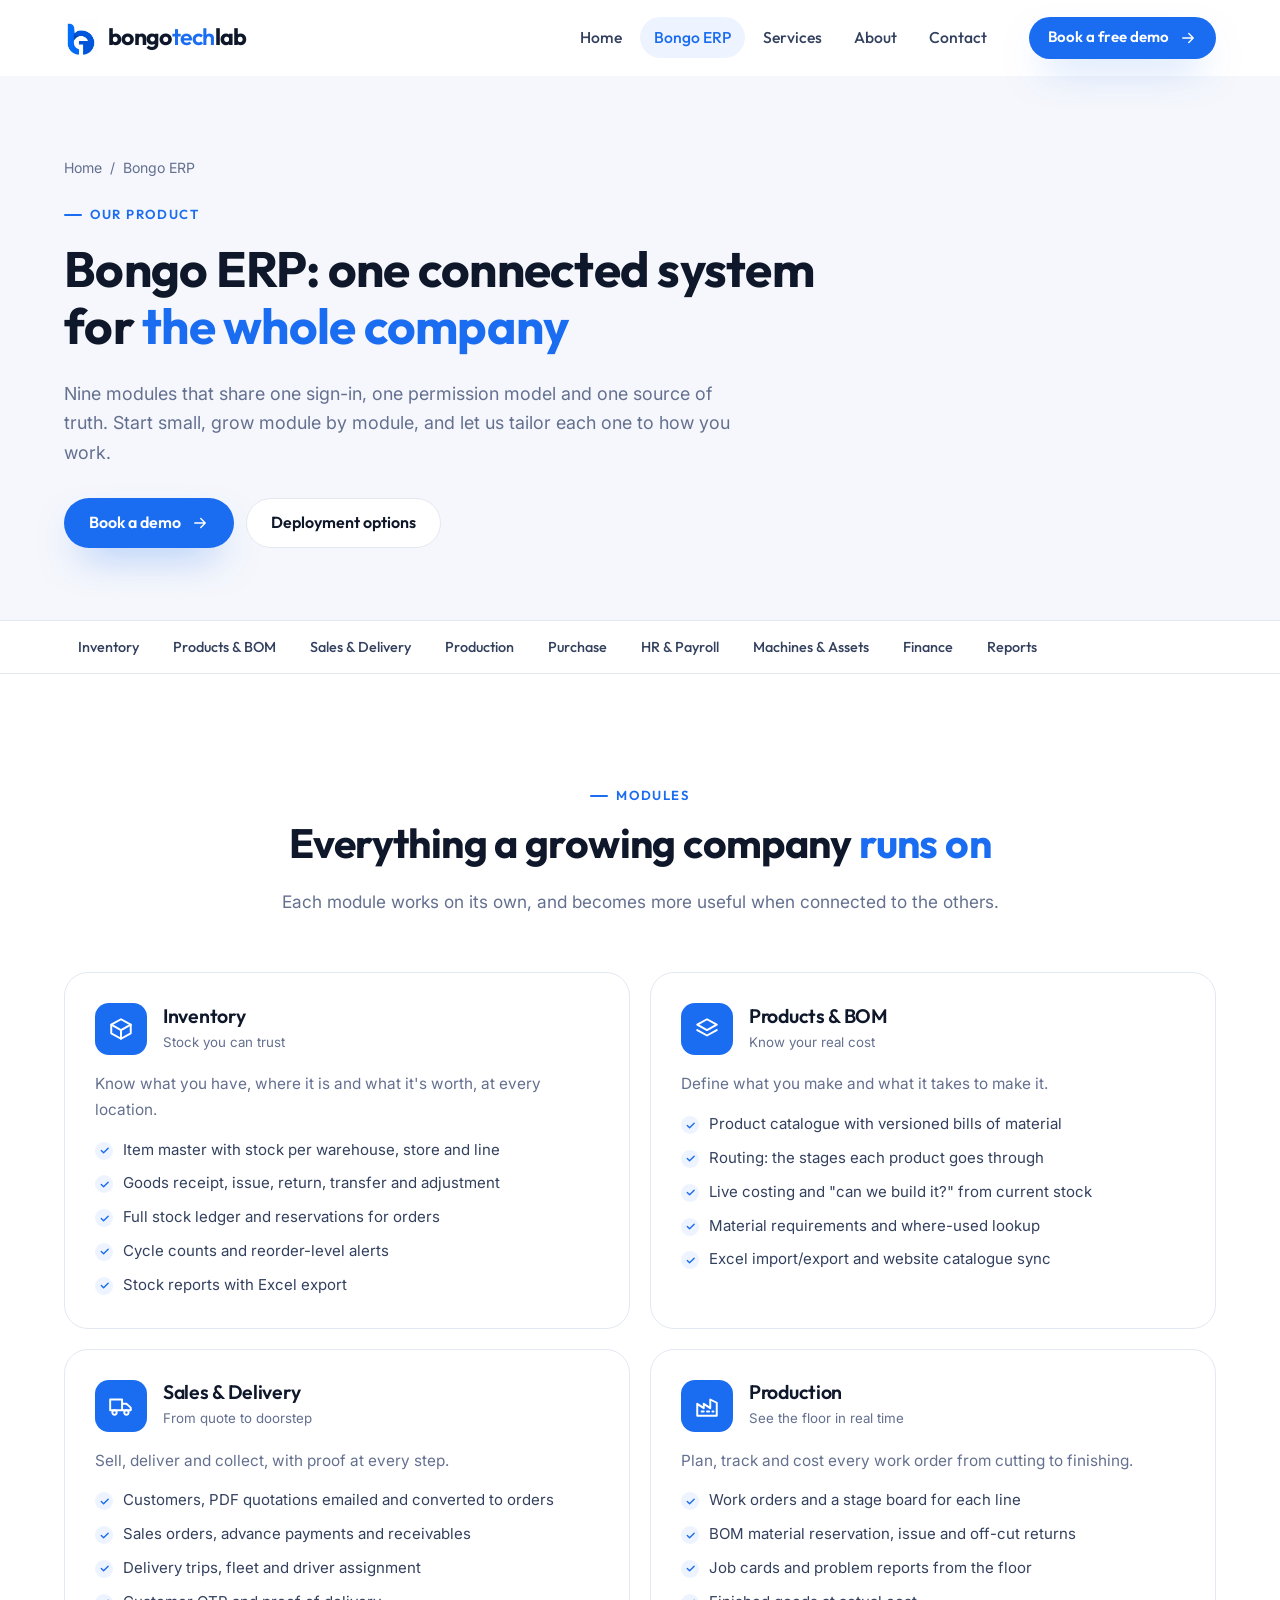
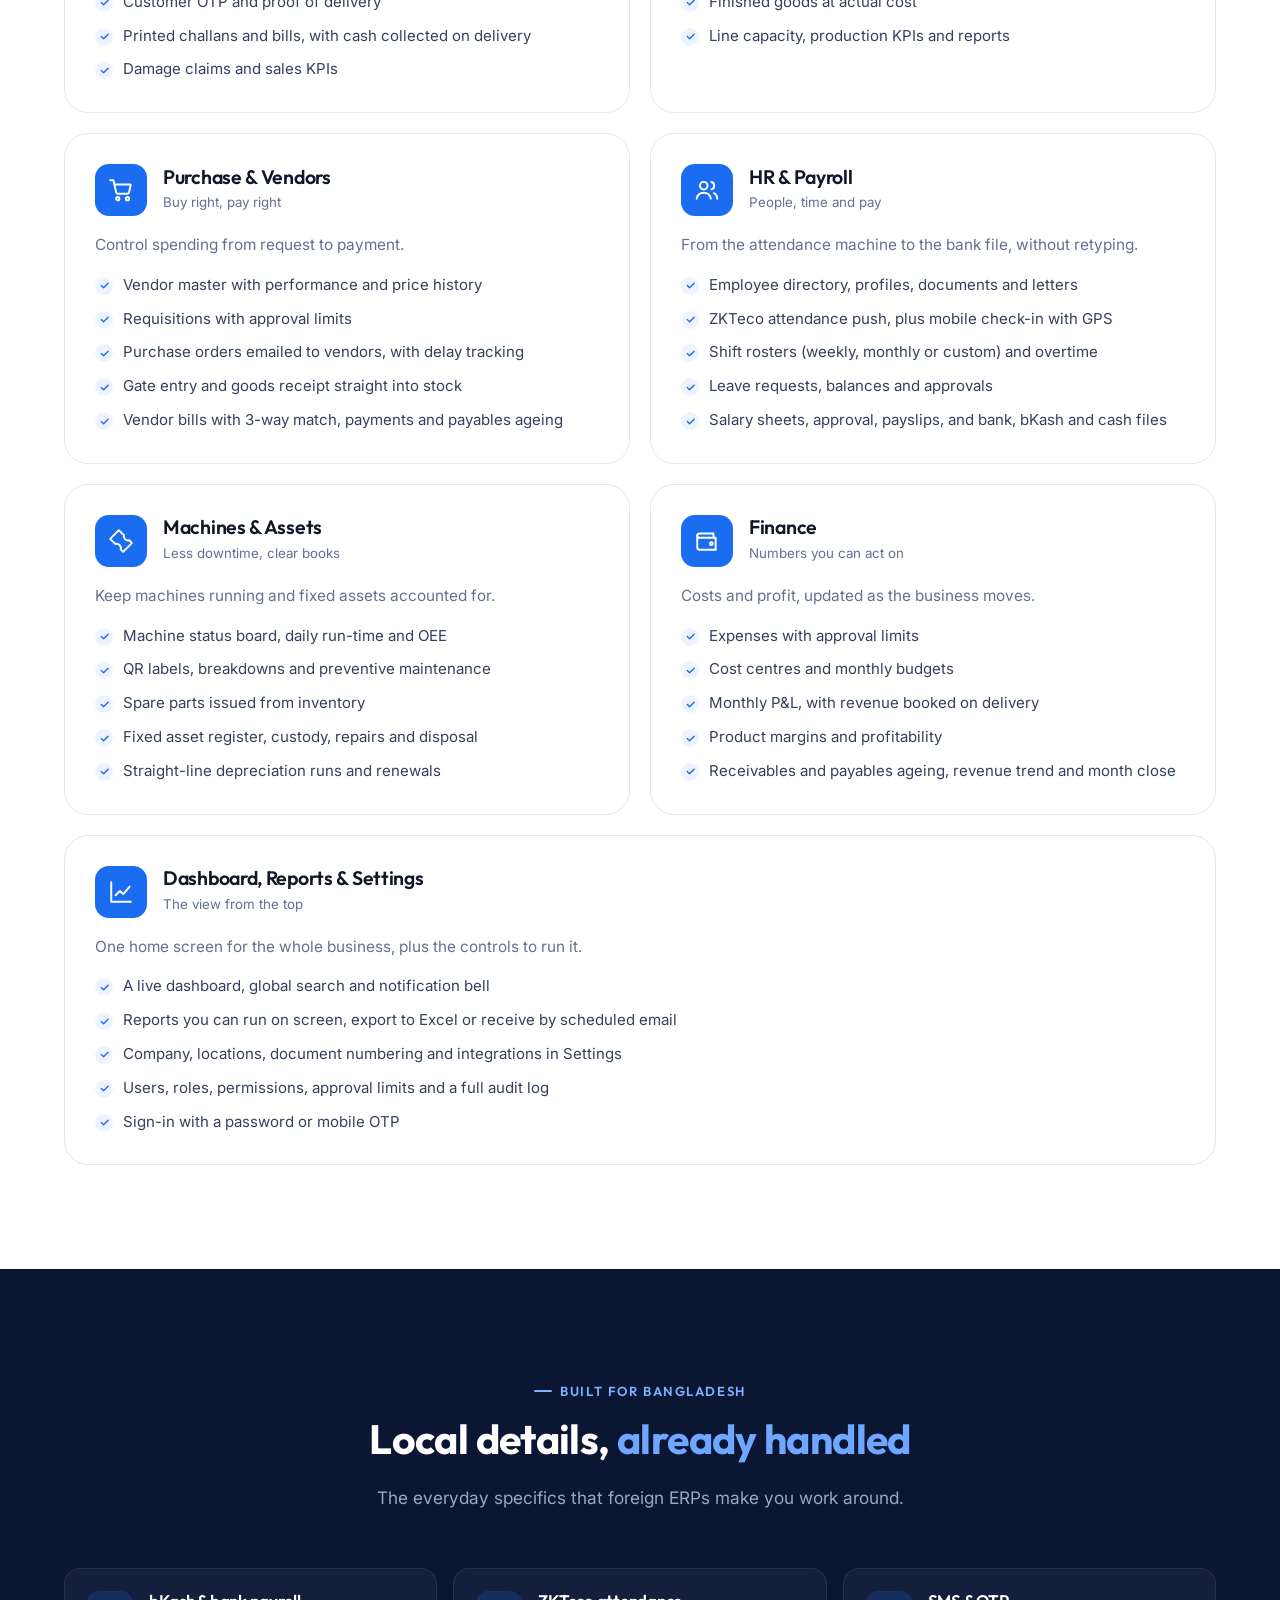
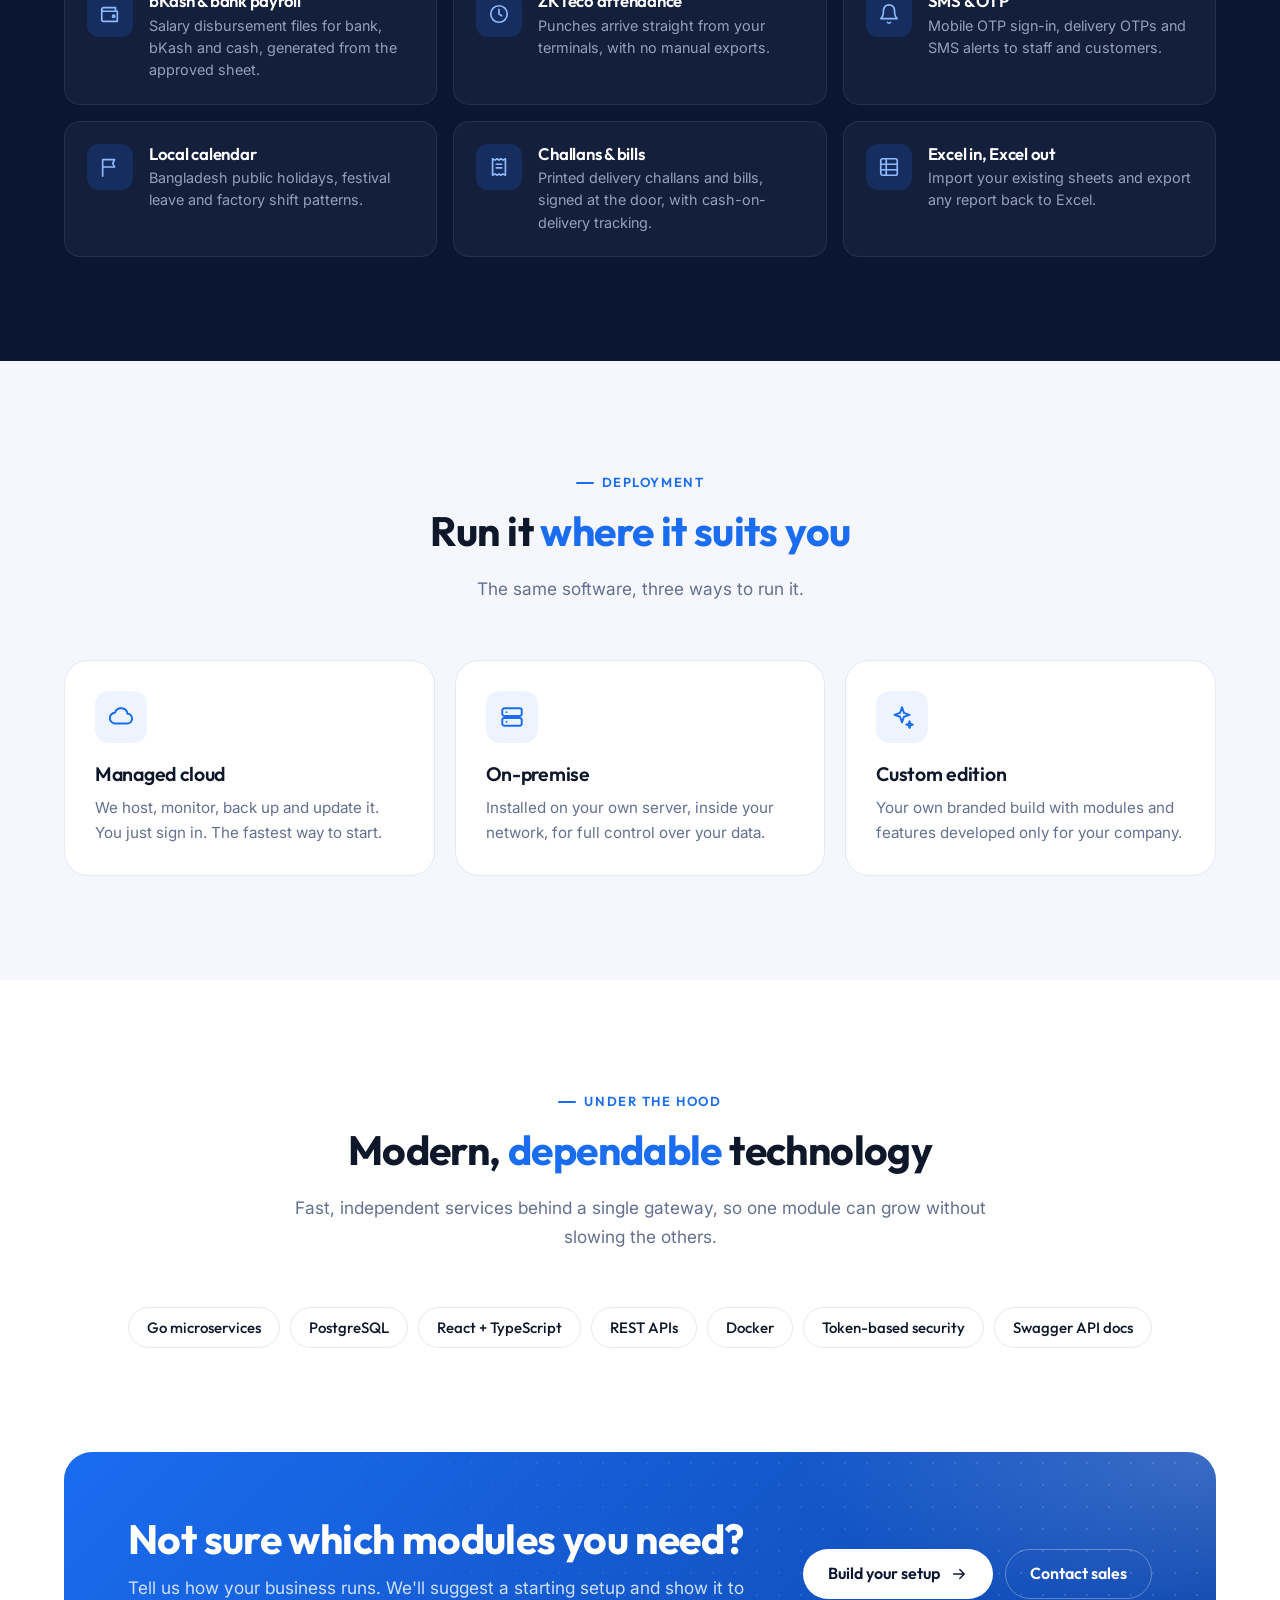
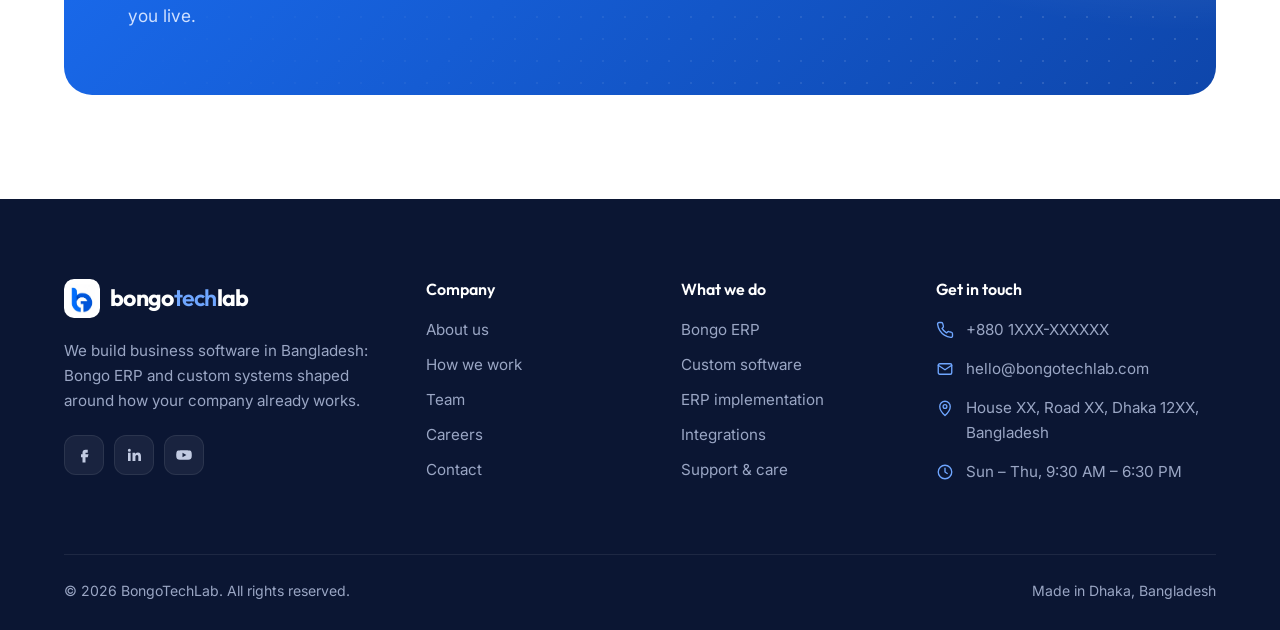
<file: bongo-erp.html>
<!doctype html>
<html lang="en">
<head>
  <meta charset="utf-8">
  <meta name="viewport" content="width=device-width, initial-scale=1">
  <title>Bongo ERP | Modular ERP for Bangladeshi Businesses · BongoTechLab</title>
  <meta name="description" content="Bongo ERP: inventory, products & BOM, sales & delivery, production, purchase, HR & payroll, machines & assets, finance and reports in one modular system, customised for your company.">
  <meta name="theme-color" content="#1a6cf0">
  <link rel="icon" type="image/png" href="assets/img/favicon.png">
  <link rel="preconnect" href="https://fonts.googleapis.com">
  <link rel="preconnect" href="https://fonts.gstatic.com" crossorigin>
  <link href="https://fonts.googleapis.com/css2?family=Inter:wght@400;500;600&family=Outfit:wght@500;600;700&display=swap" rel="stylesheet">
  <link rel="stylesheet" href="assets/css/style.css">
</head>
<body>
  <div id="site-header"></div>

  <main>
    <section class="page-hero">
      <div class="hero-grid-bg" aria-hidden="true"></div>
      <div class="container">
        <div class="crumbs"><a href="index.html">Home</a><span>/</span><span>Bongo ERP</span></div>
        <span class="kicker">Our product</span>
        <h1>Bongo ERP: one connected system for <span class="hl">the whole company</span></h1>
        <p>Nine modules that share one sign-in, one permission model and one source of truth. Start small, grow module by module, and let us tailor each one to how you work.</p>
        <div class="hero-actions" style="margin-top:30px">
          <a class="btn btn--primary" href="contact.html">Book a demo <i data-icon="arrow"></i></a>
          <a class="btn btn--ghost" href="#deploy">Deployment options</a>
        </div>
      </div>
    </section>

    <nav class="subnav" aria-label="Modules">
      <div class="container">
        <a href="#inventory">Inventory</a><a href="#products">Products &amp; BOM</a><a href="#sales">Sales &amp; Delivery</a>
        <a href="#production">Production</a><a href="#purchase">Purchase</a><a href="#hr">HR &amp; Payroll</a>
        <a href="#assets">Machines &amp; Assets</a><a href="#finance">Finance</a><a href="#reports">Reports</a>
      </div>
    </nav>

    <section class="section">
      <div class="container">
        <div class="head reveal">
          <span class="kicker">Modules</span>
          <h2>Everything a growing company <span class="hl">runs on</span></h2>
          <p>Each module works on its own, and becomes more useful when connected to the others.</p>
        </div>

        <div class="mod-detail">
          <article class="md-card reveal" id="inventory">
            <header><span class="ic"><i data-icon="box"></i></span><div><h3>Inventory</h3><small>Stock you can trust</small></div></header>
            <p>Know what you have, where it is and what it's worth, at every location.</p>
            <ul>
              <li>Item master with stock per warehouse, store and line</li>
              <li>Goods receipt, issue, return, transfer and adjustment</li>
              <li>Full stock ledger and reservations for orders</li>
              <li>Cycle counts and reorder-level alerts</li>
              <li>Stock reports with Excel export</li>
            </ul>
          </article>

          <article class="md-card reveal d1" id="products">
            <header><span class="ic"><i data-icon="layers"></i></span><div><h3>Products &amp; BOM</h3><small>Know your real cost</small></div></header>
            <p>Define what you make and what it takes to make it.</p>
            <ul>
              <li>Product catalogue with versioned bills of material</li>
              <li>Routing: the stages each product goes through</li>
              <li>Live costing and "can we build it?" from current stock</li>
              <li>Material requirements and where-used lookup</li>
              <li>Excel import/export and website catalogue sync</li>
            </ul>
          </article>

          <article class="md-card reveal" id="sales">
            <header><span class="ic"><i data-icon="truck"></i></span><div><h3>Sales &amp; Delivery</h3><small>From quote to doorstep</small></div></header>
            <p>Sell, deliver and collect, with proof at every step.</p>
            <ul>
              <li>Customers, PDF quotations emailed and converted to orders</li>
              <li>Sales orders, advance payments and receivables</li>
              <li>Delivery trips, fleet and driver assignment</li>
              <li>Customer OTP and proof of delivery</li>
              <li>Printed challans and bills, with cash collected on delivery</li>
              <li>Damage claims and sales KPIs</li>
            </ul>
          </article>

          <article class="md-card reveal d1" id="production">
            <header><span class="ic"><i data-icon="factory"></i></span><div><h3>Production</h3><small>See the floor in real time</small></div></header>
            <p>Plan, track and cost every work order from cutting to finishing.</p>
            <ul>
              <li>Work orders and a stage board for each line</li>
              <li>BOM material reservation, issue and off-cut returns</li>
              <li>Job cards and problem reports from the floor</li>
              <li>Finished goods at actual cost</li>
              <li>Line capacity, production KPIs and reports</li>
            </ul>
          </article>

          <article class="md-card reveal" id="purchase">
            <header><span class="ic"><i data-icon="cart"></i></span><div><h3>Purchase &amp; Vendors</h3><small>Buy right, pay right</small></div></header>
            <p>Control spending from request to payment.</p>
            <ul>
              <li>Vendor master with performance and price history</li>
              <li>Requisitions with approval limits</li>
              <li>Purchase orders emailed to vendors, with delay tracking</li>
              <li>Gate entry and goods receipt straight into stock</li>
              <li>Vendor bills with 3-way match, payments and payables ageing</li>
            </ul>
          </article>

          <article class="md-card reveal d1" id="hr">
            <header><span class="ic"><i data-icon="users"></i></span><div><h3>HR &amp; Payroll</h3><small>People, time and pay</small></div></header>
            <p>From the attendance machine to the bank file, without retyping.</p>
            <ul>
              <li>Employee directory, profiles, documents and letters</li>
              <li>ZKTeco attendance push, plus mobile check-in with GPS</li>
              <li>Shift rosters (weekly, monthly or custom) and overtime</li>
              <li>Leave requests, balances and approvals</li>
              <li>Salary sheets, approval, payslips, and bank, bKash and cash files</li>
            </ul>
          </article>

          <article class="md-card reveal" id="assets">
            <header><span class="ic"><i data-icon="wrench"></i></span><div><h3>Machines &amp; Assets</h3><small>Less downtime, clear books</small></div></header>
            <p>Keep machines running and fixed assets accounted for.</p>
            <ul>
              <li>Machine status board, daily run-time and OEE</li>
              <li>QR labels, breakdowns and preventive maintenance</li>
              <li>Spare parts issued from inventory</li>
              <li>Fixed asset register, custody, repairs and disposal</li>
              <li>Straight-line depreciation runs and renewals</li>
            </ul>
          </article>

          <article class="md-card reveal d1" id="finance">
            <header><span class="ic"><i data-icon="wallet"></i></span><div><h3>Finance</h3><small>Numbers you can act on</small></div></header>
            <p>Costs and profit, updated as the business moves.</p>
            <ul>
              <li>Expenses with approval limits</li>
              <li>Cost centres and monthly budgets</li>
              <li>Monthly P&amp;L, with revenue booked on delivery</li>
              <li>Product margins and profitability</li>
              <li>Receivables and payables ageing, revenue trend and month close</li>
            </ul>
          </article>

          <article class="md-card reveal" id="reports" style="grid-column:1/-1">
            <header><span class="ic"><i data-icon="chart"></i></span><div><h3>Dashboard, Reports &amp; Settings</h3><small>The view from the top</small></div></header>
            <p>One home screen for the whole business, plus the controls to run it.</p>
            <ul>
              <li>A live dashboard, global search and notification bell</li>
              <li>Reports you can run on screen, export to Excel or receive by scheduled email</li>
              <li>Company, locations, document numbering and integrations in Settings</li>
              <li>Users, roles, permissions, approval limits and a full audit log</li>
              <li>Sign-in with a password or mobile OTP</li>
            </ul>
          </article>
        </div>
      </div>
    </section>

    <section class="section section--dark">
      <div class="container">
        <div class="head reveal">
          <span class="kicker">Built for Bangladesh</span>
          <h2>Local details, <span class="hl">already handled</span></h2>
          <p>The everyday specifics that foreign ERPs make you work around.</p>
        </div>
        <div class="industries">
          <div class="ind reveal"><span class="ic"><i data-icon="wallet"></i></span><div><h3>bKash &amp; bank payroll</h3><p>Salary disbursement files for bank, bKash and cash, generated from the approved sheet.</p></div></div>
          <div class="ind reveal d1"><span class="ic"><i data-icon="clock"></i></span><div><h3>ZKTeco attendance</h3><p>Punches arrive straight from your terminals, with no manual exports.</p></div></div>
          <div class="ind reveal d2"><span class="ic"><i data-icon="bell"></i></span><div><h3>SMS &amp; OTP</h3><p>Mobile OTP sign-in, delivery OTPs and SMS alerts to staff and customers.</p></div></div>
          <div class="ind reveal"><span class="ic"><i data-icon="flag"></i></span><div><h3>Local calendar</h3><p>Bangladesh public holidays, festival leave and factory shift patterns.</p></div></div>
          <div class="ind reveal d1"><span class="ic"><i data-icon="receipt"></i></span><div><h3>Challans &amp; bills</h3><p>Printed delivery challans and bills, signed at the door, with cash-on-delivery tracking.</p></div></div>
          <div class="ind reveal d2"><span class="ic"><i data-icon="sheet"></i></span><div><h3>Excel in, Excel out</h3><p>Import your existing sheets and export any report back to Excel.</p></div></div>
        </div>
      </div>
    </section>

    <section class="section section--soft" id="deploy">
      <div class="container">
        <div class="head reveal">
          <span class="kicker">Deployment</span>
          <h2>Run it <span class="hl">where it suits you</span></h2>
          <p>The same software, three ways to run it.</p>
        </div>
        <div class="deploy">
          <div class="card reveal"><span class="ic"><i data-icon="cloud"></i></span><h3>Managed cloud</h3><p>We host, monitor, back up and update it. You just sign in. The fastest way to start.</p></div>
          <div class="card reveal d1"><span class="ic"><i data-icon="server"></i></span><h3>On-premise</h3><p>Installed on your own server, inside your network, for full control over your data.</p></div>
          <div class="card reveal d2"><span class="ic"><i data-icon="sparkle"></i></span><h3>Custom edition</h3><p>Your own branded build with modules and features developed only for your company.</p></div>
        </div>
      </div>
    </section>

    <section class="section">
      <div class="container tc">
        <div class="head reveal">
          <span class="kicker">Under the hood</span>
          <h2>Modern, <span class="hl">dependable</span> technology</h2>
          <p>Fast, independent services behind a single gateway, so one module can grow without slowing the others.</p>
        </div>
        <div class="tech-row reveal">
          <span>Go microservices</span><span>PostgreSQL</span><span>React + TypeScript</span><span>REST APIs</span><span>Docker</span><span>Token-based security</span><span>Swagger API docs</span>
        </div>
      </div>
    </section>

    <section class="section" style="padding-top:0;padding-bottom:0">
      <div class="container">
        <div class="cta-band reveal">
          <div>
            <h2>Not sure which modules you need?</h2>
            <p>Tell us how your business runs. We'll suggest a starting setup and show it to you live.</p>
          </div>
          <div class="actions">
            <a class="btn btn--light" href="index.html#modules">Build your setup <i data-icon="arrow"></i></a>
            <a class="btn btn--outline-light" href="contact.html">Contact sales</a>
          </div>
        </div>
      </div>
    </section>
  </main>

  <div id="site-footer"></div>
  <script src="assets/js/main.js"></script>
</body>
</html>
</file>
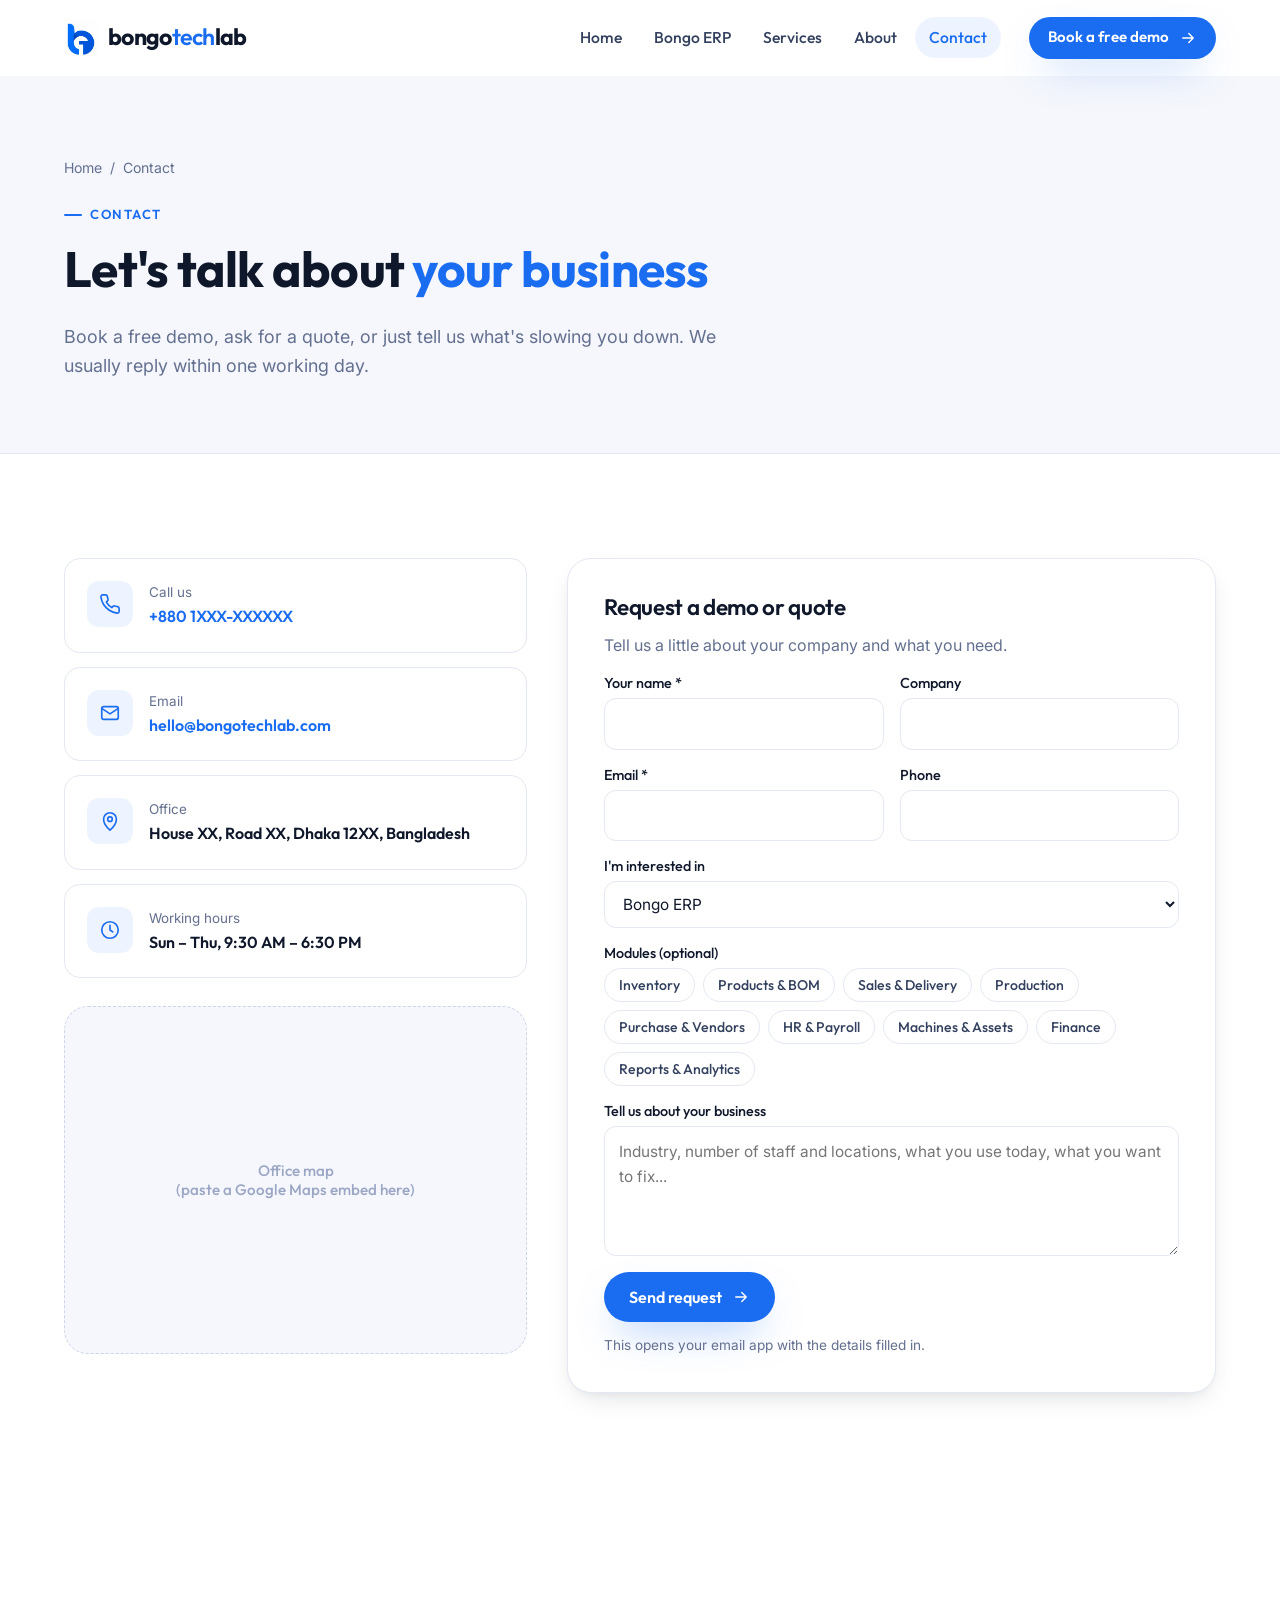
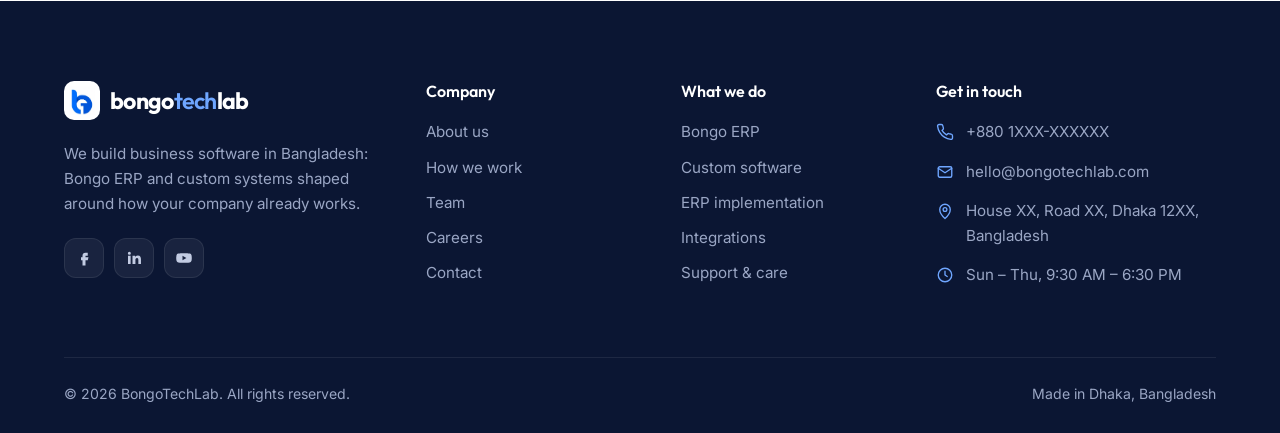
<file: contact.html>
<!doctype html>
<html lang="en">
<head>
  <meta charset="utf-8">
  <meta name="viewport" content="width=device-width, initial-scale=1">
  <title>Contact Us · BongoTechLab</title>
  <meta name="description" content="Book a free Bongo ERP demo or talk to BongoTechLab about custom software for your business.">
  <meta name="theme-color" content="#1a6cf0">
  <link rel="icon" type="image/png" href="assets/img/favicon.png">
  <link rel="preconnect" href="https://fonts.googleapis.com">
  <link rel="preconnect" href="https://fonts.gstatic.com" crossorigin>
  <link href="https://fonts.googleapis.com/css2?family=Inter:wght@400;500;600&family=Outfit:wght@500;600;700&display=swap" rel="stylesheet">
  <link rel="stylesheet" href="assets/css/style.css">
</head>
<body>
  <div id="site-header"></div>

  <main>
    <section class="page-hero">
      <div class="hero-grid-bg" aria-hidden="true"></div>
      <div class="container">
        <div class="crumbs"><a href="index.html">Home</a><span>/</span><span>Contact</span></div>
        <span class="kicker">Contact</span>
        <h1>Let's talk about <span class="hl">your business</span></h1>
        <p>Book a free demo, ask for a quote, or just tell us what's slowing you down. We usually reply within one working day.</p>
      </div>
    </section>

    <section class="section">
      <div class="container contact-grid">
        <div class="contact-info reveal">
          <div class="ci"><span class="ic"><i data-icon="phone"></i></span><div><small>Call us</small><b><a data-site="phone" href="#">phone</a></b></div></div>
          <div class="ci"><span class="ic"><i data-icon="mail"></i></span><div><small>Email</small><b><a data-site="email" href="#">email</a></b></div></div>
          <div class="ci"><span class="ic"><i data-icon="pin"></i></span><div><small>Office</small><b data-site="address">address</b></div></div>
          <div class="ci"><span class="ic"><i data-icon="clock"></i></span><div><small>Working hours</small><b data-site="hours">hours</b></div></div>
          <!-- TODO: replace with a Google Maps embed <iframe> of your office -->
          <div class="photo-ph map-ph">Office map<br>(paste a Google Maps embed here)</div>
        </div>

        <form class="form reveal d1" data-contact-form novalidate>
          <h3>Request a demo or quote</h3>
          <p style="color:var(--muted)">Tell us a little about your company and what you need.</p>
          <div class="form-row">
            <div class="field"><label for="f-name">Your name *</label><input id="f-name" name="name" required autocomplete="name"></div>
            <div class="field"><label for="f-company">Company</label><input id="f-company" name="company" autocomplete="organization"></div>
          </div>
          <div class="form-row">
            <div class="field"><label for="f-email">Email *</label><input id="f-email" name="email" type="email" required autocomplete="email"></div>
            <div class="field"><label for="f-phone">Phone</label><input id="f-phone" name="phone" type="tel" autocomplete="tel"></div>
          </div>
          <div class="field">
            <label for="f-interest">I'm interested in</label>
            <select id="f-interest" name="interest">
              <option>Bongo ERP</option>
              <option>Custom software</option>
              <option>Mobile app</option>
              <option>Integration</option>
              <option>Hosting &amp; support</option>
              <option>Something else</option>
            </select>
          </div>
          <div class="field">
            <label id="mods-label">Modules (optional)</label>
            <div class="chip-select" role="group" aria-labelledby="mods-label">
              <label><input type="checkbox" name="modules" value="Inventory"><span>Inventory</span></label>
              <label><input type="checkbox" name="modules" value="Products & BOM"><span>Products &amp; BOM</span></label>
              <label><input type="checkbox" name="modules" value="Sales & Delivery"><span>Sales &amp; Delivery</span></label>
              <label><input type="checkbox" name="modules" value="Production"><span>Production</span></label>
              <label><input type="checkbox" name="modules" value="Purchase & Vendors"><span>Purchase &amp; Vendors</span></label>
              <label><input type="checkbox" name="modules" value="HR & Payroll"><span>HR &amp; Payroll</span></label>
              <label><input type="checkbox" name="modules" value="Machines & Assets"><span>Machines &amp; Assets</span></label>
              <label><input type="checkbox" name="modules" value="Finance"><span>Finance</span></label>
              <label><input type="checkbox" name="modules" value="Reports & Analytics"><span>Reports &amp; Analytics</span></label>
            </div>
          </div>
          <div class="field"><label for="f-msg">Tell us about your business</label><textarea id="f-msg" name="message" placeholder="Industry, number of staff and locations, what you use today, what you want to fix..."></textarea></div>
          <button class="btn btn--primary" type="submit">Send request <i data-icon="arrow"></i></button>
          <p class="form-note">This opens your email app with the details filled in.</p>
          <div class="form-ok" role="status">Thanks! Your email app should open now. If it didn't, write to us at <a data-site="email" href="#">email</a>.</div>
        </form>
      </div>
    </section>
  </main>

  <div id="site-footer"></div>
  <script src="assets/js/main.js"></script>
</body>
</html>
</file>
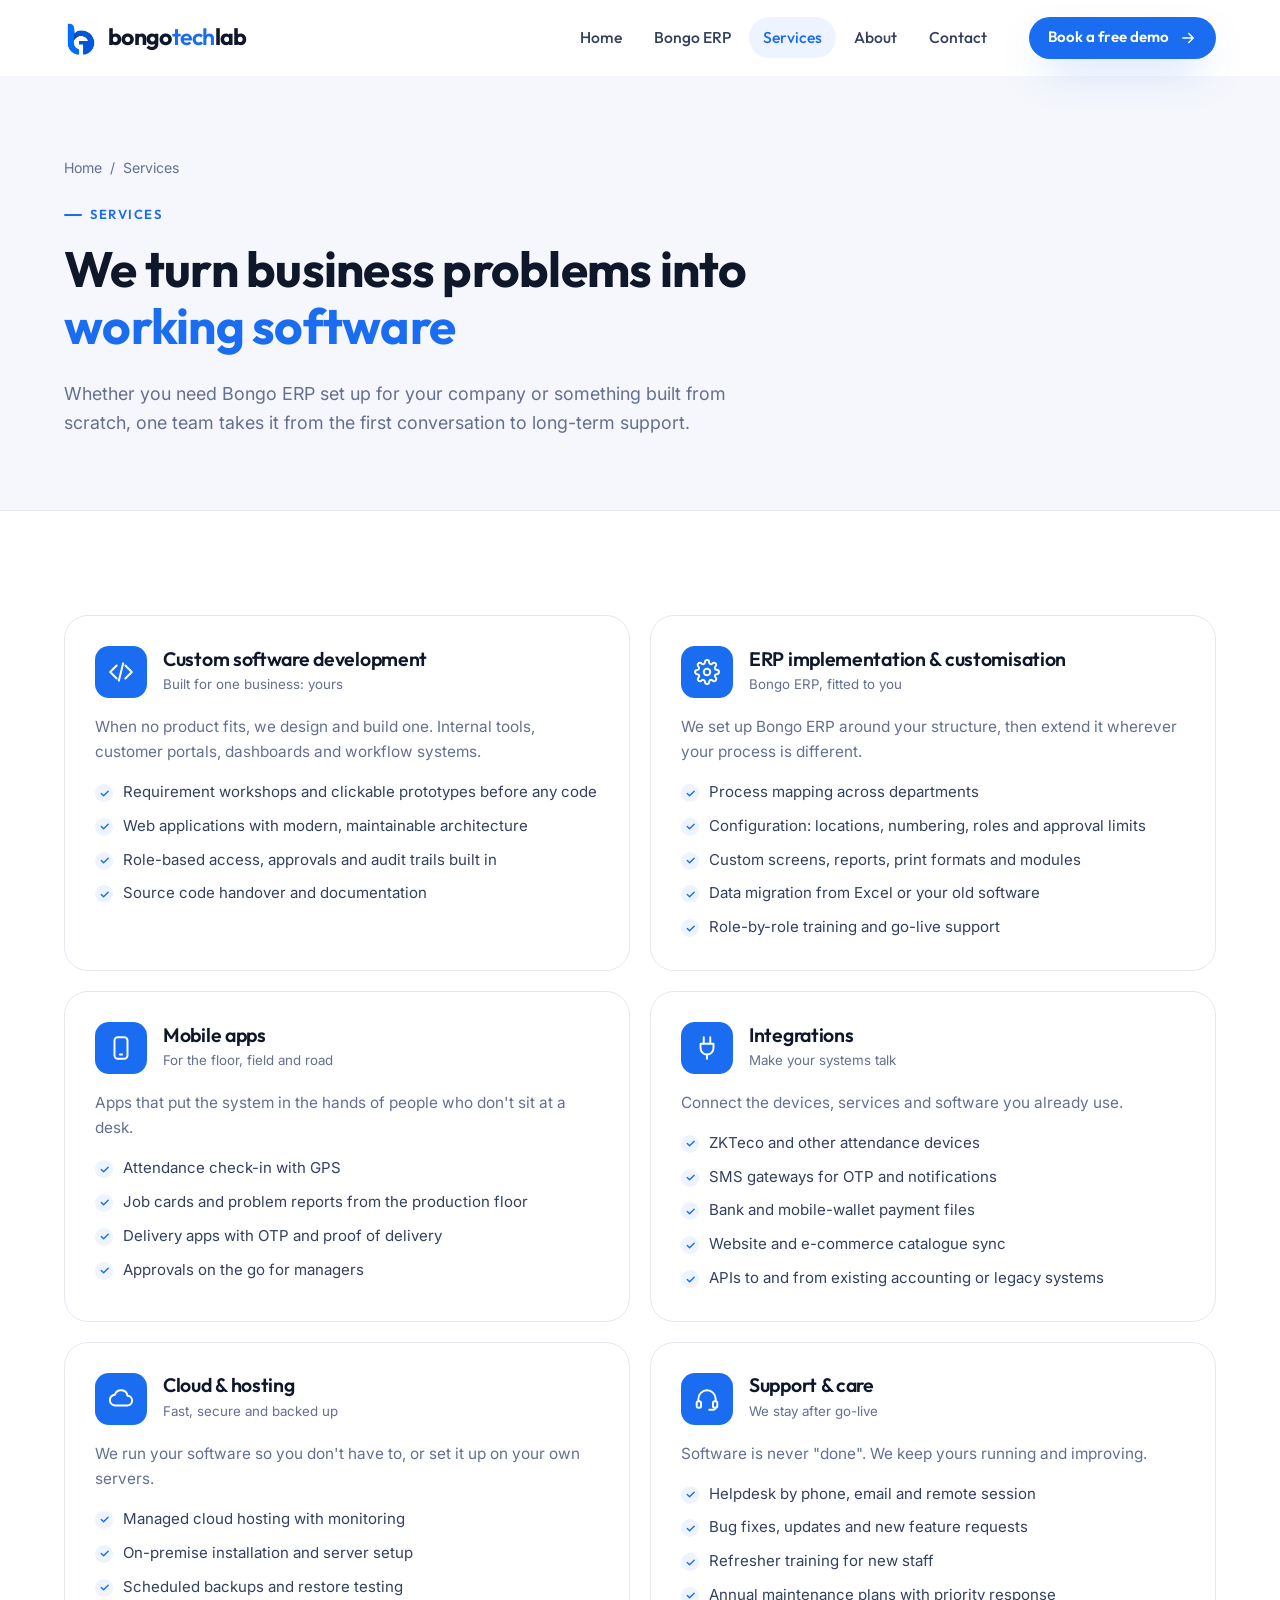
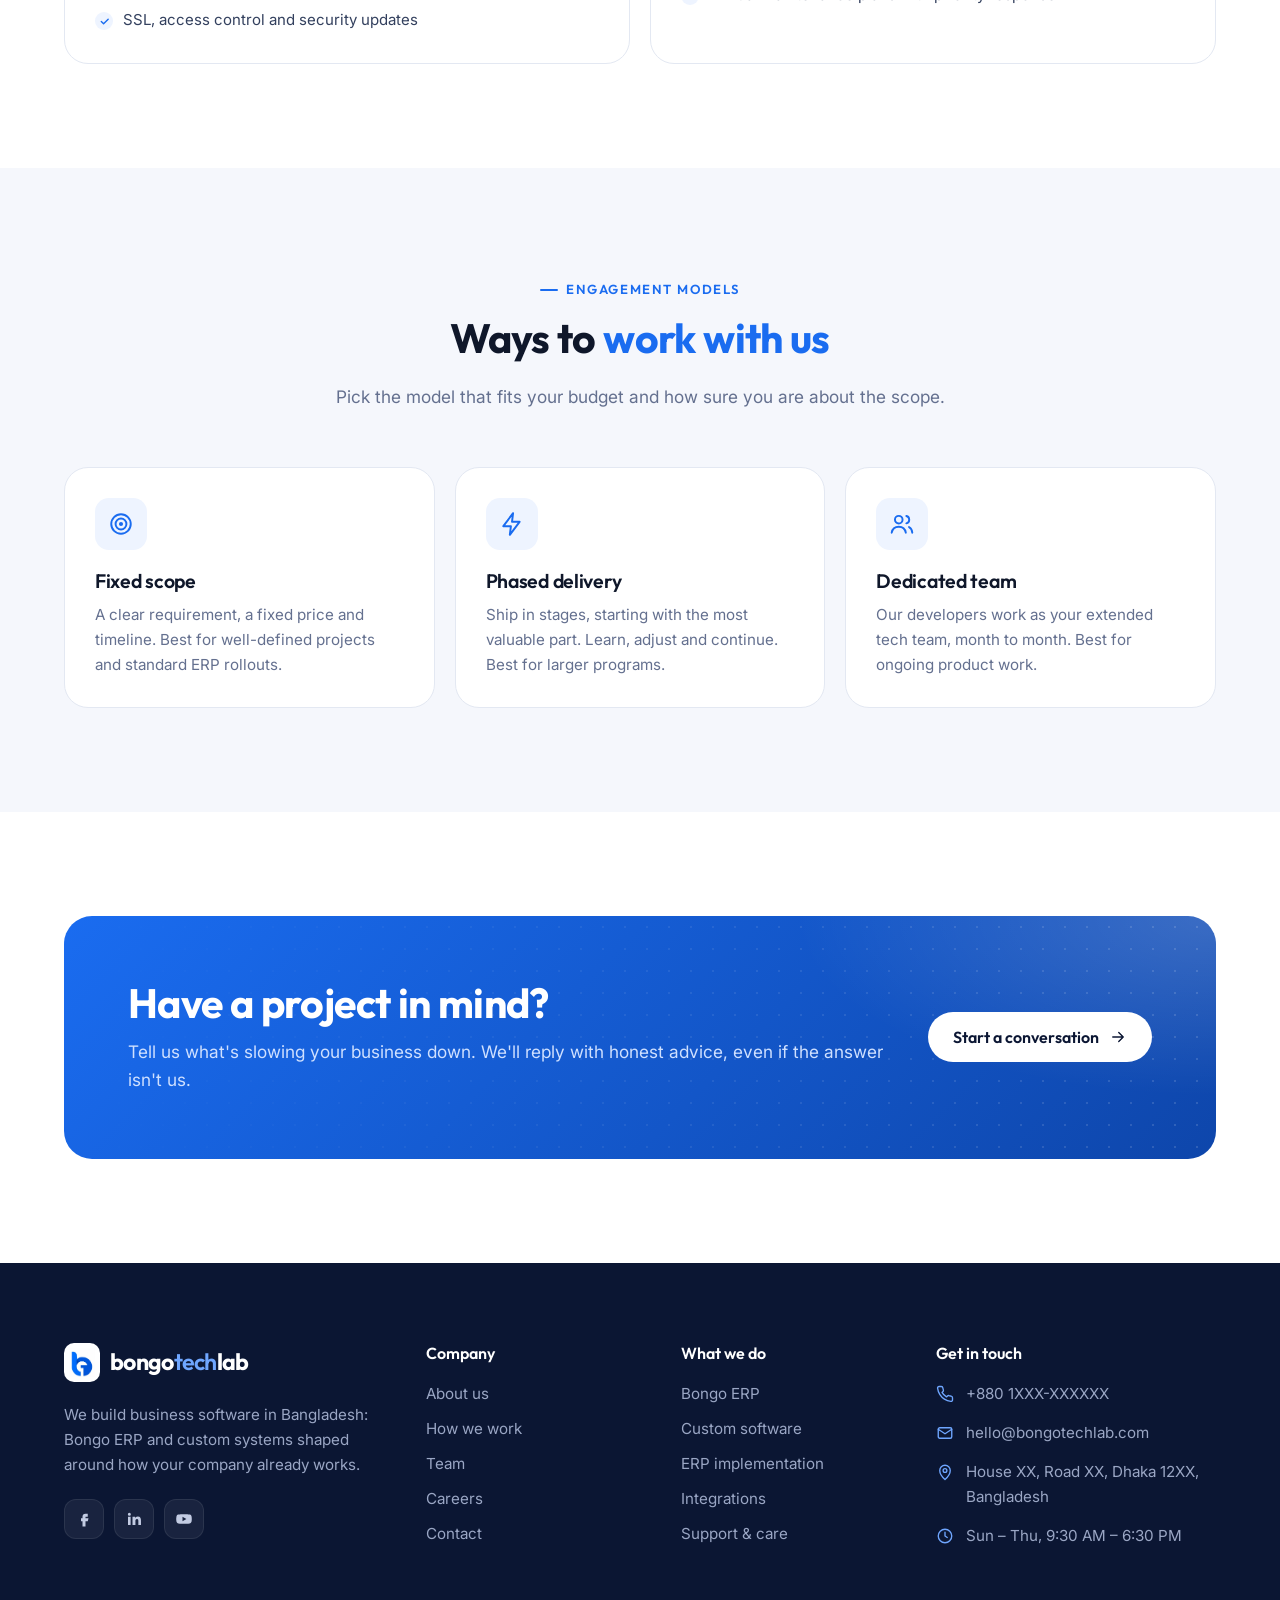
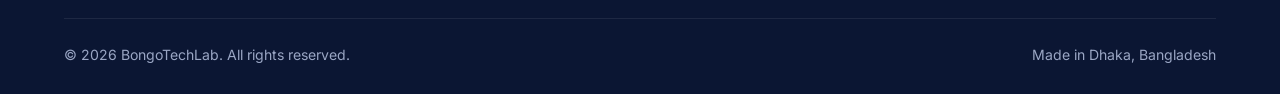
<file: services.html>
<!doctype html>
<html lang="en">
<head>
  <meta charset="utf-8">
  <meta name="viewport" content="width=device-width, initial-scale=1">
  <title>Services | Custom Software, ERP Implementation & Support · BongoTechLab</title>
  <meta name="description" content="Custom software development, ERP implementation, mobile apps, integrations, cloud hosting and support from BongoTechLab in Dhaka, Bangladesh.">
  <meta name="theme-color" content="#1a6cf0">
  <link rel="icon" type="image/png" href="assets/img/favicon.png">
  <link rel="preconnect" href="https://fonts.googleapis.com">
  <link rel="preconnect" href="https://fonts.gstatic.com" crossorigin>
  <link href="https://fonts.googleapis.com/css2?family=Inter:wght@400;500;600&family=Outfit:wght@500;600;700&display=swap" rel="stylesheet">
  <link rel="stylesheet" href="assets/css/style.css">
</head>
<body>
  <div id="site-header"></div>

  <main>
    <section class="page-hero">
      <div class="hero-grid-bg" aria-hidden="true"></div>
      <div class="container">
        <div class="crumbs"><a href="index.html">Home</a><span>/</span><span>Services</span></div>
        <span class="kicker">Services</span>
        <h1>We turn business problems into <span class="hl">working software</span></h1>
        <p>Whether you need Bongo ERP set up for your company or something built from scratch, one team takes it from the first conversation to long-term support.</p>
      </div>
    </section>

    <section class="section">
      <div class="container">
        <div class="mod-detail">
          <article class="md-card reveal" id="custom">
            <header><span class="ic"><i data-icon="code"></i></span><div><h3>Custom software development</h3><small>Built for one business: yours</small></div></header>
            <p>When no product fits, we design and build one. Internal tools, customer portals, dashboards and workflow systems.</p>
            <ul>
              <li>Requirement workshops and clickable prototypes before any code</li>
              <li>Web applications with modern, maintainable architecture</li>
              <li>Role-based access, approvals and audit trails built in</li>
              <li>Source code handover and documentation</li>
            </ul>
          </article>

          <article class="md-card reveal d1" id="implementation">
            <header><span class="ic"><i data-icon="cog"></i></span><div><h3>ERP implementation &amp; customisation</h3><small>Bongo ERP, fitted to you</small></div></header>
            <p>We set up Bongo ERP around your structure, then extend it wherever your process is different.</p>
            <ul>
              <li>Process mapping across departments</li>
              <li>Configuration: locations, numbering, roles and approval limits</li>
              <li>Custom screens, reports, print formats and modules</li>
              <li>Data migration from Excel or your old software</li>
              <li>Role-by-role training and go-live support</li>
            </ul>
          </article>

          <article class="md-card reveal" id="mobile">
            <header><span class="ic"><i data-icon="mobile"></i></span><div><h3>Mobile apps</h3><small>For the floor, field and road</small></div></header>
            <p>Apps that put the system in the hands of people who don't sit at a desk.</p>
            <ul>
              <li>Attendance check-in with GPS</li>
              <li>Job cards and problem reports from the production floor</li>
              <li>Delivery apps with OTP and proof of delivery</li>
              <li>Approvals on the go for managers</li>
            </ul>
          </article>

          <article class="md-card reveal d1" id="integration">
            <header><span class="ic"><i data-icon="plug"></i></span><div><h3>Integrations</h3><small>Make your systems talk</small></div></header>
            <p>Connect the devices, services and software you already use.</p>
            <ul>
              <li>ZKTeco and other attendance devices</li>
              <li>SMS gateways for OTP and notifications</li>
              <li>Bank and mobile-wallet payment files</li>
              <li>Website and e-commerce catalogue sync</li>
              <li>APIs to and from existing accounting or legacy systems</li>
            </ul>
          </article>

          <article class="md-card reveal" id="cloud">
            <header><span class="ic"><i data-icon="cloud"></i></span><div><h3>Cloud &amp; hosting</h3><small>Fast, secure and backed up</small></div></header>
            <p>We run your software so you don't have to, or set it up on your own servers.</p>
            <ul>
              <li>Managed cloud hosting with monitoring</li>
              <li>On-premise installation and server setup</li>
              <li>Scheduled backups and restore testing</li>
              <li>SSL, access control and security updates</li>
            </ul>
          </article>

          <article class="md-card reveal d1" id="support">
            <header><span class="ic"><i data-icon="headset"></i></span><div><h3>Support &amp; care</h3><small>We stay after go-live</small></div></header>
            <p>Software is never "done". We keep yours running and improving.</p>
            <ul>
              <li>Helpdesk by phone, email and remote session</li>
              <li>Bug fixes, updates and new feature requests</li>
              <li>Refresher training for new staff</li>
              <li>Annual maintenance plans with priority response</li>
            </ul>
          </article>
        </div>
      </div>
    </section>

    <section class="section section--soft">
      <div class="container">
        <div class="head reveal">
          <span class="kicker">Engagement models</span>
          <h2>Ways to <span class="hl">work with us</span></h2>
          <p>Pick the model that fits your budget and how sure you are about the scope.</p>
        </div>
        <div class="deploy">
          <div class="card reveal"><span class="ic"><i data-icon="target"></i></span><h3>Fixed scope</h3><p>A clear requirement, a fixed price and timeline. Best for well-defined projects and standard ERP rollouts.</p></div>
          <div class="card reveal d1"><span class="ic"><i data-icon="zap"></i></span><h3>Phased delivery</h3><p>Ship in stages, starting with the most valuable part. Learn, adjust and continue. Best for larger programs.</p></div>
          <div class="card reveal d2"><span class="ic"><i data-icon="users"></i></span><h3>Dedicated team</h3><p>Our developers work as your extended tech team, month to month. Best for ongoing product work.</p></div>
        </div>
      </div>
    </section>

    <section class="section" style="padding-bottom:0">
      <div class="container">
        <div class="cta-band reveal">
          <div>
            <h2>Have a project in mind?</h2>
            <p>Tell us what's slowing your business down. We'll reply with honest advice, even if the answer isn't us.</p>
          </div>
          <div class="actions">
            <a class="btn btn--light" href="contact.html">Start a conversation <i data-icon="arrow"></i></a>
          </div>
        </div>
      </div>
    </section>
  </main>

  <div id="site-footer"></div>
  <script src="assets/js/main.js"></script>
</body>
</html>
</file>
<file: assets/css/style.css>
/* =========================================================
   BongoTechLab — site stylesheet
   Brand: logo blue + deep navy, geometric type (Outfit) to
   echo the wordmark, Inter for reading text.
   ========================================================= */

:root {
  --blue: #1a6cf0;
  --blue-600: #1257d1;
  --blue-700: #0e46ab;
  --blue-50: #eef4ff;
  --blue-100: #dbe7ff;
  --navy: #0b1633;
  --navy-800: #111f45;
  --navy-700: #1b2b58;
  --ink: #0f172a;
  --text: #33405e;
  --muted: #64708f;
  --line: #e3e8f2;
  --bg: #ffffff;
  --bg-soft: #f5f7fc;
  --amber: #ffb547;
  --green: #18b26b;
  --red: #ef4a5a;

  --radius-sm: 10px;
  --radius: 16px;
  --radius-lg: 24px;
  --shadow-sm: 0 1px 2px rgba(15, 23, 42, .06), 0 2px 8px rgba(15, 23, 42, .04);
  --shadow: 0 10px 30px -12px rgba(15, 23, 42, .18), 0 4px 10px -4px rgba(15, 23, 42, .06);
  --shadow-blue: 0 18px 40px -16px rgba(26, 108, 240, .55);

  --font-head: "Outfit", system-ui, -apple-system, "Segoe UI", sans-serif;
  --font-body: "Inter", system-ui, -apple-system, "Segoe UI", sans-serif;
  --container: 1200px;
  --header-h: 76px;
}

*, *::before, *::after { box-sizing: border-box; }
html { scroll-behavior: smooth; scroll-padding-top: calc(var(--header-h) + 12px); -webkit-text-size-adjust: 100%; }
body {
  margin: 0;
  font-family: var(--font-body);
  font-size: 16px;
  line-height: 1.65;
  color: var(--text);
  background: var(--bg);
  -webkit-font-smoothing: antialiased;
  overflow-x: hidden;
}
img, svg { max-width: 100%; display: block; }
a { color: var(--blue); text-decoration: none; }
a:hover { color: var(--blue-600); }
h1, h2, h3, h4 { font-family: var(--font-head); color: var(--ink); line-height: 1.15; margin: 0 0 .5em; letter-spacing: -.015em; }
h1 { font-size: clamp(2.2rem, 4.6vw, 3.7rem); font-weight: 700; }
h2 { font-size: clamp(1.8rem, 3.2vw, 2.6rem); font-weight: 700; }
h3 { font-size: 1.22rem; font-weight: 600; }
p { margin: 0 0 1em; }
ul { margin: 0; padding: 0; list-style: none; }
button { font: inherit; cursor: pointer; }
:focus-visible { outline: 3px solid rgba(26, 108, 240, .45); outline-offset: 2px; border-radius: 6px; }

.container { width: 100%; max-width: var(--container); margin: 0 auto; padding: 0 24px; }
@media (max-width: 600px) { .container { padding: 0 16px; } }

.section { padding: 104px 0; position: relative; }
.section--soft { background: var(--bg-soft); }
.section--dark { background: var(--navy); color: #b9c3dd; }
.section--dark h2, .section--dark h3 { color: #fff; }
@media (max-width: 760px) { .section { padding: 72px 0; } }

.tc { text-align: center; }
.head { max-width: 720px; margin: 0 auto 56px; text-align: center; }
.head--left { margin-left: 0; text-align: left; }
.head p { font-size: 1.08rem; color: var(--muted); margin: 0; }
.section--dark .head p { color: #9aa6c4; }

.kicker {
  display: inline-flex; align-items: center; gap: 8px;
  font-family: var(--font-head); font-weight: 600; font-size: .82rem;
  letter-spacing: .12em; text-transform: uppercase; color: var(--blue);
  margin-bottom: 14px;
}
.kicker::before { content: ""; width: 18px; height: 2px; background: currentColor; border-radius: 2px; }
.section--dark .kicker { color: #7fb0ff; }
.hl { color: var(--blue); }
.section--dark .hl { color: #6fa6ff; }

/* ---------- Buttons ---------- */
.btn {
  display: inline-flex; align-items: center; justify-content: center; gap: 10px;
  height: 50px; padding: 0 24px; border-radius: 999px; border: 1.5px solid transparent;
  font-family: var(--font-head); font-weight: 600; font-size: 1rem; white-space: nowrap;
  transition: transform .2s ease, box-shadow .2s ease, background .2s ease, color .2s ease, border-color .2s ease;
}
.btn svg { width: 18px; height: 18px; transition: transform .2s ease; }
.btn:hover svg { transform: translateX(3px); }
.btn--primary { background: var(--blue); color: #fff; box-shadow: var(--shadow-blue); }
.btn--primary:hover { background: var(--blue-600); color: #fff; transform: translateY(-2px); }
.btn--ghost { border-color: var(--line); color: var(--ink); background: #fff; }
.btn--ghost:hover { border-color: var(--blue); color: var(--blue); }
.btn--light { background: #fff; color: var(--navy); }
.btn--light:hover { color: var(--blue); transform: translateY(-2px); }
.btn--outline-light { border-color: rgba(255,255,255,.3); color: #fff; }
.btn--outline-light:hover { border-color: #fff; color: #fff; background: rgba(255,255,255,.06); }
.btn--sm { height: 42px; padding: 0 18px; font-size: .94rem; }

/* ---------- Header ---------- */
.site-header {
  position: sticky; top: 0; z-index: 50; height: var(--header-h);
  background: rgba(255, 255, 255, .86);
  backdrop-filter: saturate(180%) blur(14px); -webkit-backdrop-filter: saturate(180%) blur(14px);
  border-bottom: 1px solid transparent;
  transition: border-color .25s ease, box-shadow .25s ease;
}
.site-header.is-scrolled { border-color: var(--line); box-shadow: 0 6px 24px -18px rgba(15, 23, 42, .4); }
.site-header .container { height: 100%; display: flex; align-items: center; gap: 28px; }

.brand { display: inline-flex; align-items: center; gap: 10px; color: var(--ink); flex-shrink: 0; }
.brand img { width: 34px; height: auto; mix-blend-mode: multiply; }
.brand span { font-family: var(--font-head); font-weight: 700; font-size: 1.45rem; letter-spacing: -.03em; color: var(--ink); }
.brand b { color: var(--blue); font-weight: 600; }
.brand--light span { color: #fff; }
.brand--light b { color: #6fa6ff; }
.brand--light .brand-tile { background: #fff; border-radius: 10px; padding: 5px; display: grid; place-items: center; }
.brand--light .brand-tile img { width: 26px; }

.nav { display: flex; align-items: center; gap: 4px; margin-left: auto; }
.nav a {
  position: relative; padding: 8px 14px; border-radius: 999px;
  font-family: var(--font-head); font-weight: 500; font-size: .98rem; color: var(--text);
}
.nav a:hover { color: var(--ink); background: var(--bg-soft); }
.nav a.is-active { color: var(--blue); background: var(--blue-50); }
.header-cta { display: flex; align-items: center; gap: 10px; }

.menu-btn {
  display: none; width: 44px; height: 44px; margin-left: auto; border-radius: 12px;
  border: 1px solid var(--line); background: #fff; align-items: center; justify-content: center;
}
.menu-btn span, .menu-btn span::before, .menu-btn span::after {
  display: block; width: 18px; height: 2px; background: var(--ink); border-radius: 2px; position: relative; transition: transform .25s ease, opacity .2s;
}
.menu-btn span::before, .menu-btn span::after { content: ""; position: absolute; left: 0; }
.menu-btn span::before { top: -6px; }
.menu-btn span::after { top: 6px; }
.menu-open .menu-btn span { background: transparent; }
.menu-open .menu-btn span::before { transform: translateY(6px) rotate(45deg); }
.menu-open .menu-btn span::after { transform: translateY(-6px) rotate(-45deg); }

@media (max-width: 980px) {
  .menu-btn { display: inline-flex; }
  .nav, .header-cta { display: none; }
  .menu-open .nav {
    display: flex; flex-direction: column; align-items: stretch; gap: 2px;
    position: fixed; inset: var(--header-h) 0 auto 0; padding: 12px 16px 20px;
    background: #fff; border-bottom: 1px solid var(--line); box-shadow: var(--shadow);
  }
  .menu-open .nav a { padding: 14px 16px; border-radius: 12px; font-size: 1.05rem; }
  .menu-open .nav .btn { margin-top: 10px; color: #fff; }
}
.nav .nav-mobile-cta { display: none; }
@media (max-width: 980px) { .nav .nav-mobile-cta { display: inline-flex; } }

/* ---------- Hero ---------- */
.hero { position: relative; padding: 72px 0 96px; overflow: hidden; }
.hero::before {
  content: ""; position: absolute; inset: 0; z-index: -1;
  background:
    radial-gradient(600px 400px at 85% 10%, rgba(26, 108, 240, .14), transparent 60%),
    radial-gradient(500px 360px at 5% 90%, rgba(26, 108, 240, .08), transparent 60%);
}
.hero-grid-bg {
  position: absolute; inset: 0; z-index: -1; opacity: .5;
  background-image: linear-gradient(var(--line) 1px, transparent 1px), linear-gradient(90deg, var(--line) 1px, transparent 1px);
  background-size: 56px 56px;
  mask-image: radial-gradient(ellipse 70% 60% at 50% 30%, #000 30%, transparent 75%);
  -webkit-mask-image: radial-gradient(ellipse 70% 60% at 50% 30%, #000 30%, transparent 75%);
}
.hero .container { display: grid; grid-template-columns: 1.02fr 1fr; gap: 56px; align-items: center; }
.hero-badge {
  display: inline-flex; align-items: center; gap: 10px; padding: 6px 14px 6px 6px; margin-bottom: 22px;
  border: 1px solid var(--blue-100); background: #fff; border-radius: 999px; font-size: .9rem; color: var(--text);
  box-shadow: var(--shadow-sm);
}
.hero-badge em { font-style: normal; background: var(--blue); color: #fff; border-radius: 999px; padding: 2px 10px; font-weight: 600; font-size: .78rem; font-family: var(--font-head); letter-spacing: .02em; }
.hero h1 .underline { position: relative; white-space: nowrap; color: var(--blue); }
.hero h1 .underline svg { position: absolute; left: 0; right: 0; bottom: -10px; width: 100%; height: 14px; }
.hero-lead { font-size: 1.15rem; color: var(--muted); max-width: 560px; margin: 22px 0 32px; }
.hero-actions { display: flex; flex-wrap: wrap; gap: 12px; }
.hero-points { display: flex; flex-wrap: wrap; gap: 10px 22px; margin-top: 34px; font-size: .93rem; color: var(--text); }
.hero-points li { display: flex; align-items: center; gap: 8px; }
.hero-points svg { width: 18px; height: 18px; color: var(--green); flex-shrink: 0; }

@media (max-width: 980px) {
  .hero { padding: 40px 0 72px; }
  .hero .container { grid-template-columns: 1fr; gap: 48px; }
}

/* ---------- Product mockup (hero) ---------- */
.mock {
  position: relative; border-radius: 20px; background: #fff; border: 1px solid var(--line);
  box-shadow: 0 40px 80px -30px rgba(11, 22, 51, .35), 0 0 0 8px rgba(255,255,255,.6);
  overflow: hidden; font-size: 12px; color: var(--text);
  transform: perspective(1600px) rotateY(-6deg) rotateX(2deg);
  transition: transform .6s ease;
}
.mock:hover { transform: perspective(1600px) rotateY(0) rotateX(0); }
@media (max-width: 980px) { .mock { transform: none; } }
.mock-bar { display: flex; align-items: center; gap: 6px; padding: 10px 14px; border-bottom: 1px solid var(--line); background: var(--bg-soft); }
.mock-bar i { width: 10px; height: 10px; border-radius: 50%; background: #d6dcea; }
.mock-bar i:nth-child(1) { background: #ff6b6b; } .mock-bar i:nth-child(2) { background: #ffc145; } .mock-bar i:nth-child(3) { background: #3ccf7f; }
.mock-url { margin-left: 12px; flex: 1; max-width: 260px; height: 22px; border-radius: 6px; background: #fff; border: 1px solid var(--line); font-size: 11px; color: var(--muted); display: flex; align-items: center; padding: 0 10px; }
.mock-body { display: grid; grid-template-columns: 150px 1fr; min-height: 380px; }
.mock-side { background: var(--navy); padding: 14px 10px; display: flex; flex-direction: column; gap: 2px; }
.mock-side .ms-brand { display: flex; align-items: center; gap: 6px; color: #fff; font-family: var(--font-head); font-weight: 700; font-size: 13px; padding: 2px 6px 12px; }
.mock-side .ms-brand i { width: 18px; height: 18px; border-radius: 5px; background: var(--blue); display: inline-block; }
.mock-side span { display: flex; align-items: center; gap: 8px; padding: 6px 8px; border-radius: 7px; color: #94a1c4; font-size: 11.5px; }
.mock-side span::before { content: ""; width: 7px; height: 7px; border-radius: 2px; background: currentColor; opacity: .6; }
.mock-side span.on { background: rgba(26,108,240,.22); color: #fff; }
.mock-main { padding: 16px; display: flex; flex-direction: column; gap: 12px; background: #fbfcff; }
.mock-title { display: flex; justify-content: space-between; align-items: center; }
.mock-title b { font-family: var(--font-head); font-size: 15px; color: var(--ink); }
.mock-title small { color: var(--muted); font-size: 11px; }
.kpis { display: grid; grid-template-columns: repeat(3, 1fr); gap: 8px; }
.kpi { background: #fff; border: 1px solid var(--line); border-radius: 10px; padding: 9px 10px; }
.kpi small { display: block; color: var(--muted); font-size: 10.5px; }
.kpi b { font-family: var(--font-head); font-size: 16px; color: var(--ink); }
.kpi em { font-style: normal; font-size: 10px; font-weight: 600; color: var(--green); margin-left: 4px; }
.mock-panels { display: grid; grid-template-columns: 1.3fr 1fr; gap: 8px; }
.panel { background: #fff; border: 1px solid var(--line); border-radius: 10px; padding: 10px; }
.panel h5 { margin: 0 0 8px; font: 600 11.5px var(--font-head); color: var(--ink); }
.bars { display: flex; align-items: flex-end; gap: 6px; height: 92px; }
.bars i { flex: 1; border-radius: 4px 4px 2px 2px; background: var(--blue-100); transform-origin: bottom; animation: grow 1.2s cubic-bezier(.2,.8,.2,1) both; }
.bars i.on { background: var(--blue); }
.bars i:nth-child(2) { animation-delay: .08s } .bars i:nth-child(3) { animation-delay: .16s } .bars i:nth-child(4) { animation-delay: .24s }
.bars i:nth-child(5) { animation-delay: .32s } .bars i:nth-child(6) { animation-delay: .40s } .bars i:nth-child(7) { animation-delay: .48s }
@keyframes grow { from { transform: scaleY(0); } to { transform: scaleY(1); } }
.rows { display: flex; flex-direction: column; gap: 6px; }
.rows div { display: flex; justify-content: space-between; align-items: center; font-size: 11px; padding: 5px 0; border-bottom: 1px dashed var(--line); }
.rows div:last-child { border: 0; }
.tag { font-style: normal; font-size: 9.5px; font-weight: 600; padding: 2px 7px; border-radius: 999px; }
.tag.g { background: #e3f7ee; color: #0e8a52; } .tag.b { background: var(--blue-50); color: var(--blue-600); } .tag.a { background: #fff3df; color: #b36b00; }

.float-chip {
  position: absolute; z-index: 2; display: flex; align-items: center; gap: 10px;
  background: #fff; border: 1px solid var(--line); border-radius: 14px; padding: 10px 14px;
  box-shadow: var(--shadow); font-size: 12.5px; color: var(--ink); font-weight: 500;
  animation: bob 6s ease-in-out infinite;
}
.float-chip small { display: block; color: var(--muted); font-weight: 400; font-size: 11px; }
.float-chip .dot { width: 32px; height: 32px; border-radius: 10px; display: grid; place-items: center; color: #fff; flex-shrink: 0; }
.float-chip .dot svg { width: 16px; height: 16px; }
.chip-1 { left: -28px; bottom: 54px; } .chip-1 .dot { background: var(--green); }
.chip-2 { right: -18px; top: 70px; animation-delay: -3s; } .chip-2 .dot { background: var(--blue); }
@keyframes bob { 0%, 100% { transform: translateY(0); } 50% { transform: translateY(-8px); } }
.mock-wrap { position: relative; }
@media (max-width: 600px) {
  .mock-body { grid-template-columns: 1fr; }
  .mock-side { display: none; }
  .chip-1 { left: 8px; bottom: -22px; } .chip-2 { right: 8px; top: -20px; }
  .mock-panels { grid-template-columns: 1fr; }
}

/* ---------- Client placeholder strip ---------- */
.clients { padding: 36px 0 8px; }
.clients p { text-align: center; color: var(--muted); font-size: .92rem; margin-bottom: 22px; }
.logo-row { display: grid; grid-template-columns: repeat(6, 1fr); gap: 14px; }
.logo-slot {
  height: 64px; border: 1.5px dashed #cdd6e8; border-radius: 12px; display: grid; place-items: center;
  color: #9aa6c4; font: 500 .85rem var(--font-head); letter-spacing: .02em; background: #fff;
}
@media (max-width: 860px) { .logo-row { grid-template-columns: repeat(3, 1fr); } }

/* ---------- Problem / solution ---------- */
.versus { display: grid; grid-template-columns: 1fr 1fr; gap: 24px; }
.vs-card { border-radius: var(--radius-lg); padding: 36px; border: 1px solid var(--line); background: #fff; }
.vs-card h3 { display: flex; align-items: center; gap: 12px; font-size: 1.3rem; }
.vs-card h3 .ic { width: 36px; height: 36px; border-radius: 10px; display: grid; place-items: center; }
.vs-card h3 .ic svg { width: 18px; height: 18px; }
.vs-before h3 .ic { background: #fdecee; color: var(--red); }
.vs-after { background: linear-gradient(160deg, var(--navy) 0%, var(--navy-700) 100%); border-color: transparent; color: #c2cbe2; }
.vs-after h3 { color: #fff; }
.vs-after h3 .ic { background: rgba(26,108,240,.25); color: #8fbaff; }
.vs-list { display: flex; flex-direction: column; gap: 14px; margin-top: 22px; }
.vs-list li { display: flex; gap: 12px; align-items: flex-start; }
.vs-list svg { width: 20px; height: 20px; flex-shrink: 0; margin-top: 3px; }
.vs-before svg { color: #f08a95; }
.vs-after svg { color: #5fd49b; }
@media (max-width: 860px) { .versus { grid-template-columns: 1fr; } .vs-card { padding: 28px; } }

/* ---------- Module builder ---------- */
.builder { display: grid; grid-template-columns: 1fr 340px; gap: 28px; align-items: start; }
.mod-grid { display: grid; grid-template-columns: repeat(3, 1fr); gap: 14px; }
.mod {
  position: relative; text-align: left; background: #fff; border: 1.5px solid var(--line); border-radius: var(--radius);
  padding: 20px; transition: border-color .2s, box-shadow .2s, transform .2s; color: var(--text);
}
.mod:hover { transform: translateY(-3px); box-shadow: var(--shadow); }
.mod .mod-ic { width: 42px; height: 42px; border-radius: 12px; display: grid; place-items: center; background: var(--blue-50); color: var(--blue); margin-bottom: 14px; transition: background .2s, color .2s; }
.mod .mod-ic svg { width: 22px; height: 22px; }
.mod h3 { font-size: 1.06rem; margin-bottom: 4px; }
.mod p { font-size: .88rem; color: var(--muted); margin: 0; line-height: 1.5; }
.mod .check {
  position: absolute; top: 16px; right: 16px; width: 22px; height: 22px; border-radius: 7px; border: 1.5px solid #cfd7e7;
  display: grid; place-items: center; color: #fff; transition: background .2s, border-color .2s;
}
.mod .check svg { width: 14px; height: 14px; opacity: 0; transition: opacity .2s; }
.mod[aria-pressed="true"] { border-color: var(--blue); box-shadow: 0 0 0 4px rgba(26,108,240,.1); }
.mod[aria-pressed="true"] .check { background: var(--blue); border-color: var(--blue); }
.mod[aria-pressed="true"] .check svg { opacity: 1; }
.mod[aria-pressed="true"] .mod-ic { background: var(--blue); color: #fff; }

.plan {
  position: sticky; top: calc(var(--header-h) + 20px); background: var(--navy); color: #b9c3dd;
  border-radius: var(--radius-lg); padding: 28px; overflow: hidden;
}
.plan::after { content: ""; position: absolute; width: 240px; height: 240px; right: -90px; top: -90px; border-radius: 50%; background: radial-gradient(circle, rgba(26,108,240,.5), transparent 70%); pointer-events: none; }
.plan h3 { color: #fff; font-size: 1.25rem; }
.plan-count { font: 700 3rem/1 var(--font-head); color: #fff; margin: 14px 0 4px; }
.plan-count small { font-size: 1rem; font-weight: 500; color: #8e9bbd; }
.plan-chips { display: flex; flex-wrap: wrap; gap: 6px; margin: 18px 0 22px; min-height: 30px; }
.plan-chips span { font-size: .8rem; padding: 4px 10px; border-radius: 999px; background: rgba(255,255,255,.08); color: #dfe6f7; border: 1px solid rgba(255,255,255,.1); }
.plan-chips .empty { background: none; border-style: dashed; color: #8e9bbd; }
.plan-note { font-size: .86rem; color: #8e9bbd; border-top: 1px solid rgba(255,255,255,.1); padding-top: 16px; margin: 18px 0 0; }
.plan .btn { width: 100%; }
@media (max-width: 1060px) { .builder { grid-template-columns: 1fr; } .plan { position: relative; top: 0; } }
@media (max-width: 760px) { .mod-grid { grid-template-columns: 1fr 1fr; } }
@media (max-width: 460px) { .mod-grid { grid-template-columns: 1fr; } }

/* ---------- Flow (order to cash) ---------- */
.flow { display: grid; grid-template-columns: repeat(6, 1fr); gap: 0; position: relative; counter-reset: flow; }
.flow::before { content: ""; position: absolute; top: 31px; left: 8%; right: 8%; height: 2px; background: repeating-linear-gradient(90deg, rgba(127,176,255,.5) 0 8px, transparent 8px 16px); }
.flow-step { position: relative; text-align: center; padding: 0 10px; }
.flow-step .node {
  width: 64px; height: 64px; margin: 0 auto 18px; border-radius: 18px; display: grid; place-items: center;
  background: var(--navy-800); border: 1px solid rgba(127,176,255,.25); color: #8fbaff; position: relative; z-index: 1;
  transition: background .3s, color .3s, transform .3s;
}
.flow-step .node svg { width: 26px; height: 26px; }
.flow-step.is-live .node { background: var(--blue); color: #fff; transform: translateY(-4px); box-shadow: var(--shadow-blue); }
.flow-step small { display: block; font: 600 .74rem var(--font-head); color: #6f86bb; letter-spacing: .1em; text-transform: uppercase; }
.flow-step h4 { color: #fff; font-size: 1.02rem; margin: 4px 0 6px; }
.flow-step p { font-size: .86rem; color: #93a0c0; margin: 0; line-height: 1.5; }
@media (max-width: 960px) {
  .flow { grid-template-columns: 1fr; gap: 22px; }
  .flow::before { top: 0; bottom: 0; left: 31px; right: auto; width: 2px; height: auto; background: repeating-linear-gradient(180deg, rgba(127,176,255,.5) 0 8px, transparent 8px 16px); }
  .flow-step { display: grid; grid-template-columns: 64px 1fr; gap: 0 18px; text-align: left; padding: 0; }
  .flow-step .node { margin: 0; grid-row: span 3; }
}

/* ---------- Layers (customisation) ---------- */
.layers { display: grid; grid-template-columns: 1fr 1.1fr; gap: 64px; align-items: center; }
.stack { position: relative; display: flex; flex-direction: column; gap: 14px; }
.layer {
  border-radius: var(--radius); padding: 22px 24px; border: 1px solid var(--line); background: #fff; box-shadow: var(--shadow-sm);
  display: grid; grid-template-columns: 48px 1fr auto; gap: 16px; align-items: center;
}
.layer .num { width: 48px; height: 48px; border-radius: 14px; display: grid; place-items: center; font: 700 1.1rem var(--font-head); }
.layer h4 { margin: 0 0 2px; font-size: 1.08rem; }
.layer p { margin: 0; font-size: .9rem; color: var(--muted); line-height: 1.5; }
.layer .pill { font: 600 .74rem var(--font-head); padding: 4px 10px; border-radius: 999px; white-space: nowrap; }
.layer:nth-child(1) { margin-right: 48px; } .layer:nth-child(1) .num { background: var(--blue); color: #fff; } .layer:nth-child(1) .pill { background: var(--blue-50); color: var(--blue-600); }
.layer:nth-child(2) { margin: 0 24px; } .layer:nth-child(2) .num { background: var(--navy); color: #fff; } .layer:nth-child(2) .pill { background: #eef0f6; color: var(--navy-700); }
.layer:nth-child(3) { margin-left: 48px; border-color: var(--blue); } .layer:nth-child(3) .num { background: var(--amber); color: var(--navy); } .layer:nth-child(3) .pill { background: #fff3df; color: #a35f00; }
.ticks { display: flex; flex-direction: column; gap: 12px; margin: 26px 0 32px; }
.ticks li { display: flex; gap: 12px; align-items: flex-start; }
.ticks svg { width: 22px; height: 22px; flex-shrink: 0; color: var(--blue); margin-top: 1px; }
@media (max-width: 960px) {
  .layers { grid-template-columns: 1fr; gap: 40px; }
  .layer:nth-child(n) { margin: 0; }
}
@media (max-width: 520px) { .layer { grid-template-columns: 44px 1fr; } .layer .pill { grid-column: 2; justify-self: start; } }

/* ---------- Cards (services, industries) ---------- */
.cards { display: grid; grid-template-columns: repeat(3, 1fr); gap: 20px; }
.card {
  position: relative; background: #fff; border: 1px solid var(--line); border-radius: var(--radius-lg); padding: 30px;
  transition: transform .25s, box-shadow .25s, border-color .25s; overflow: hidden;
}
.card:hover { transform: translateY(-4px); box-shadow: var(--shadow); border-color: transparent; }
.card .ic { width: 52px; height: 52px; border-radius: 14px; background: var(--blue-50); color: var(--blue); display: grid; place-items: center; margin-bottom: 20px; }
.card .ic svg { width: 26px; height: 26px; }
.card p { color: var(--muted); font-size: .95rem; margin: 0; }
.card .more { display: inline-flex; align-items: center; gap: 6px; margin-top: 18px; font: 600 .92rem var(--font-head); }
.card .more svg { width: 16px; height: 16px; transition: transform .2s; }
.card:hover .more svg { transform: translateX(4px); }
.card .idx { position: absolute; top: 24px; right: 26px; font: 700 .85rem var(--font-head); color: #c6d0e4; }
.card ul.mini { margin-top: 16px; display: flex; flex-wrap: wrap; gap: 6px; }
.card ul.mini li { font-size: .78rem; padding: 3px 10px; border-radius: 999px; background: var(--bg-soft); color: var(--text); border: 1px solid var(--line); }
@media (max-width: 960px) { .cards { grid-template-columns: 1fr 1fr; } }
@media (max-width: 620px) { .cards { grid-template-columns: 1fr; } .card { padding: 24px; } }

.industries { display: grid; grid-template-columns: repeat(3, 1fr); gap: 16px; }
.ind {
  display: flex; gap: 16px; align-items: flex-start; padding: 22px; border-radius: var(--radius);
  background: rgba(255,255,255,.04); border: 1px solid rgba(255,255,255,.08); transition: background .2s, border-color .2s;
}
.ind:hover { background: rgba(26,108,240,.12); border-color: rgba(127,176,255,.35); }
.ind .ic { width: 46px; height: 46px; flex-shrink: 0; border-radius: 12px; display: grid; place-items: center; background: rgba(26,108,240,.2); color: #8fbaff; }
.ind .ic svg { width: 22px; height: 22px; }
.ind h3 { font-size: 1.05rem; margin-bottom: 4px; }
.ind p { margin: 0; font-size: .9rem; color: #93a0c0; line-height: 1.55; }
@media (max-width: 960px) { .industries { grid-template-columns: 1fr 1fr; } }
@media (max-width: 620px) { .industries { grid-template-columns: 1fr; } }

/* ---------- Process timeline ---------- */
.process { display: grid; grid-template-columns: repeat(3, 1fr); gap: 20px; counter-reset: step; }
.step { position: relative; padding: 28px 26px 26px; border-radius: var(--radius-lg); background: #fff; border: 1px solid var(--line); }
.step::before {
  counter-increment: step; content: counter(step, decimal-leading-zero);
  display: inline-grid; place-items: center; width: 44px; height: 44px; border-radius: 50%;
  border: 2px solid var(--blue); color: var(--blue); font: 700 .95rem var(--font-head); margin-bottom: 16px;
}
.step .when { position: absolute; top: 34px; right: 24px; font: 600 .74rem var(--font-head); letter-spacing: .08em; text-transform: uppercase; color: var(--muted); background: var(--bg-soft); padding: 4px 10px; border-radius: 999px; }
.step p { margin: 0; color: var(--muted); font-size: .94rem; }
@media (max-width: 960px) { .process { grid-template-columns: 1fr 1fr; } }
@media (max-width: 620px) { .process { grid-template-columns: 1fr; } }

/* ---------- Trust / security ---------- */
.trust { display: grid; grid-template-columns: 1fr 1.2fr; gap: 56px; align-items: center; }
.shield-panel {
  position: relative; border-radius: var(--radius-lg); padding: 30px; background: linear-gradient(160deg, var(--navy), var(--navy-700)); color: #c2cbe2; overflow: hidden;
}
.shield-panel .log { font-family: ui-monospace, SFMono-Regular, Menlo, monospace; font-size: .8rem; display: flex; flex-direction: column; gap: 8px; }
.shield-panel .log div { display: grid; grid-template-columns: 58px 1fr auto; gap: 10px; align-items: center; padding: 10px 12px; border-radius: 10px; background: rgba(255,255,255,.04); border: 1px solid rgba(255,255,255,.06); }
.shield-panel .log time { color: #6f86bb; }
.shield-panel .log b { color: #fff; font-weight: 500; }
.shield-panel h4 { color: #fff; font-size: 1rem; margin-bottom: 16px; display: flex; align-items: center; gap: 8px; }
.shield-panel h4::before { content: ""; width: 8px; height: 8px; border-radius: 50%; background: var(--green); box-shadow: 0 0 0 4px rgba(24,178,107,.2); }
.trust-list { display: grid; grid-template-columns: 1fr 1fr; gap: 26px 28px; margin-top: 30px; }
.trust-list h4 { font-size: 1.04rem; display: flex; align-items: center; gap: 10px; margin-bottom: 6px; }
.trust-list h4 svg { width: 22px; height: 22px; color: var(--blue); }
.trust-list p { margin: 0; color: var(--muted); font-size: .93rem; }
@media (max-width: 960px) { .trust { grid-template-columns: 1fr; } }
@media (max-width: 560px) { .trust-list { grid-template-columns: 1fr; } .shield-panel .log div { grid-template-columns: 1fr auto; } .shield-panel .log time { display: none; } }

/* ---------- Stats ---------- */
.stats { display: grid; grid-template-columns: repeat(4, 1fr); border: 1px solid var(--line); border-radius: var(--radius-lg); background: #fff; overflow: hidden; }
.stat { padding: 34px 28px; border-right: 1px solid var(--line); }
.stat:last-child { border-right: 0; }
.stat b { display: block; font: 700 2.6rem/1 var(--font-head); color: var(--ink); letter-spacing: -.03em; }
.stat b .hl { color: var(--blue); }
.stat span { display: block; margin-top: 10px; color: var(--muted); font-size: .94rem; }
.stat .ph { display: inline-block; margin-top: 8px; font-size: .72rem; color: #b36b00; background: #fff3df; padding: 2px 8px; border-radius: 999px; }
@media (max-width: 860px) { .stats { grid-template-columns: 1fr 1fr; } .stat:nth-child(2) { border-right: 0; } .stat:nth-child(-n+2) { border-bottom: 1px solid var(--line); } }

/* ---------- Testimonials ---------- */
.quotes { display: grid; grid-template-columns: repeat(3, 1fr); gap: 20px; }
.quote { background: #fff; border: 1px solid var(--line); border-radius: var(--radius-lg); padding: 30px; display: flex; flex-direction: column; }
.quote .qm { width: 36px; height: 36px; color: var(--blue-100); margin-bottom: 14px; }
.quote blockquote { margin: 0 0 24px; color: var(--ink); font-size: 1.02rem; flex: 1; }
.quote .who { display: flex; align-items: center; gap: 12px; padding-top: 18px; border-top: 1px solid var(--line); }
.quote .av { width: 44px; height: 44px; border-radius: 50%; background: var(--blue-50); color: var(--blue); display: grid; place-items: center; font: 700 1rem var(--font-head); }
.quote .who b { display: block; color: var(--ink); font-family: var(--font-head); font-weight: 600; }
.quote .who small { color: var(--muted); }
.quote.is-placeholder { border-style: dashed; border-color: #cdd6e8; }
@media (max-width: 960px) { .quotes { grid-template-columns: 1fr; } }

/* ---------- FAQ ---------- */
.faq-wrap { display: grid; grid-template-columns: 1fr 1.5fr; gap: 56px; align-items: start; }
.faq { display: flex; flex-direction: column; gap: 12px; }
.faq details { border: 1px solid var(--line); border-radius: var(--radius); background: #fff; transition: border-color .2s, box-shadow .2s; }
.faq details[open] { border-color: var(--blue-100); box-shadow: var(--shadow-sm); }
.faq summary {
  list-style: none; cursor: pointer; padding: 20px 22px; display: flex; justify-content: space-between; align-items: center; gap: 16px;
  font: 600 1.04rem var(--font-head); color: var(--ink);
}
.faq summary::-webkit-details-marker { display: none; }
.faq summary::after {
  content: ""; width: 26px; height: 26px; flex-shrink: 0; border-radius: 50%; background: var(--bg-soft)
    url("data:image/svg+xml,%3Csvg xmlns='http://www.w3.org/2000/svg' viewBox='0 0 24 24' fill='none' stroke='%231a6cf0' stroke-width='2.4' stroke-linecap='round'%3E%3Cpath d='M12 5v14M5 12h14'/%3E%3C/svg%3E") center/14px no-repeat;
  transition: transform .25s;
}
.faq details[open] summary::after { transform: rotate(45deg); }
.faq details p { margin: 0; padding: 0 22px 20px; color: var(--muted); }
@media (max-width: 960px) { .faq-wrap { grid-template-columns: 1fr; gap: 32px; } }

/* ---------- CTA band ---------- */
.cta-band {
  position: relative; border-radius: 28px; padding: 64px; overflow: hidden; color: #cfe0ff;
  background: radial-gradient(700px 300px at 100% 0%, rgba(255,255,255,.18), transparent 60%), linear-gradient(135deg, var(--blue) 0%, var(--blue-700) 100%);
  display: grid; grid-template-columns: 1.4fr auto; gap: 32px; align-items: center;
}
.cta-band::before { content: ""; position: absolute; inset: 0; background-image: radial-gradient(rgba(255,255,255,.14) 1px, transparent 1px); background-size: 22px 22px; mask-image: linear-gradient(90deg, transparent, #000); -webkit-mask-image: linear-gradient(90deg, transparent, #000); pointer-events: none; }
.cta-band h2 { color: #fff; margin-bottom: 10px; }
.cta-band p { margin: 0; font-size: 1.08rem; }
.cta-band .actions { display: flex; flex-wrap: wrap; gap: 12px; position: relative; }
@media (max-width: 860px) { .cta-band { grid-template-columns: 1fr; padding: 40px 28px; } }

/* ---------- Footer ---------- */
.site-footer { background: var(--navy); color: #9aa6c4; padding: 80px 0 28px; margin-top: 104px; }
.site-footer.flush { margin-top: 0; }
.foot-grid { display: grid; grid-template-columns: 1.5fr 1fr 1fr 1.3fr; gap: 40px; }
.site-footer h5 { color: #fff; font: 600 1rem var(--font-head); margin: 0 0 18px; }
.site-footer a { color: #9aa6c4; }
.site-footer a:hover { color: #fff; }
.foot-links { display: flex; flex-direction: column; gap: 10px; font-size: .95rem; }
.foot-about p { margin: 18px 0 22px; font-size: .95rem; max-width: 320px; }
.socials { display: flex; gap: 10px; }
.socials a { width: 40px; height: 40px; border-radius: 12px; display: grid; place-items: center; background: rgba(255,255,255,.06); border: 1px solid rgba(255,255,255,.08); color: #c2cbe2; transition: background .2s; }
.socials a:hover { background: var(--blue); color: #fff; }
.socials svg { width: 18px; height: 18px; }
.foot-contact li { display: flex; gap: 12px; margin-bottom: 14px; font-size: .95rem; }
.foot-contact svg { width: 18px; height: 18px; flex-shrink: 0; color: #6fa6ff; margin-top: 4px; }
.foot-bottom { display: flex; flex-wrap: wrap; justify-content: space-between; gap: 12px; margin-top: 56px; padding-top: 24px; border-top: 1px solid rgba(255,255,255,.08); font-size: .88rem; }
@media (max-width: 960px) { .foot-grid { grid-template-columns: 1fr 1fr; } }
@media (max-width: 560px) { .foot-grid { grid-template-columns: 1fr; } }

/* ---------- Page hero (inner pages) ---------- */
.page-hero { position: relative; padding: 80px 0 72px; overflow: hidden; background: var(--bg-soft); border-bottom: 1px solid var(--line); }
.page-hero .hero-grid-bg { opacity: .7; }
.page-hero h1 { font-size: clamp(2rem, 4vw, 3.1rem); max-width: 820px; }
.page-hero p { font-size: 1.12rem; color: var(--muted); max-width: 680px; margin: 18px 0 0; }
.crumbs { display: flex; gap: 8px; font-size: .88rem; color: var(--muted); margin-bottom: 18px; }
.crumbs a { color: var(--muted); } .crumbs a:hover { color: var(--blue); }

/* ---------- ERP module detail ---------- */
.mod-detail { display: grid; grid-template-columns: 1fr 1fr; gap: 20px; }
.md-card { border: 1px solid var(--line); border-radius: var(--radius-lg); padding: 30px; background: #fff; }
.md-card header { display: flex; gap: 16px; align-items: center; margin-bottom: 16px; }
.md-card header .ic { width: 52px; height: 52px; border-radius: 14px; background: var(--blue); color: #fff; display: grid; place-items: center; flex-shrink: 0; }
.md-card header .ic svg { width: 26px; height: 26px; }
.md-card header h3 { margin: 0; }
.md-card header small { color: var(--muted); }
.md-card > p { color: var(--muted); font-size: .96rem; }
.md-card ul { display: flex; flex-direction: column; gap: 9px; }
.md-card li { display: flex; gap: 10px; font-size: .94rem; }
.md-card li::before { content: ""; flex-shrink: 0; width: 18px; height: 18px; margin-top: 4px; border-radius: 50%; background: var(--blue-50) url("data:image/svg+xml,%3Csvg xmlns='http://www.w3.org/2000/svg' viewBox='0 0 24 24' fill='none' stroke='%231a6cf0' stroke-width='3' stroke-linecap='round' stroke-linejoin='round'%3E%3Cpath d='M5 12l5 5L20 7'/%3E%3C/svg%3E") center/11px no-repeat; }
@media (max-width: 860px) { .mod-detail { grid-template-columns: 1fr; } .md-card { padding: 24px; } }

.subnav { position: sticky; top: var(--header-h); z-index: 20; background: rgba(255,255,255,.92); backdrop-filter: blur(10px); border-bottom: 1px solid var(--line); }
.subnav .container { display: flex; gap: 6px; overflow-x: auto; padding-top: 10px; padding-bottom: 10px; scrollbar-width: none; }
.subnav a { white-space: nowrap; padding: 7px 14px; border-radius: 999px; font: 500 .9rem var(--font-head); color: var(--text); }
.subnav a:hover { background: var(--bg-soft); color: var(--blue); }

.deploy { display: grid; grid-template-columns: repeat(3, 1fr); gap: 20px; }
.deploy .card { padding: 30px; }
.deploy .card h3 { display: flex; justify-content: space-between; align-items: center; }
@media (max-width: 960px) { .deploy { grid-template-columns: 1fr; } }

.tech-row { display: flex; flex-wrap: wrap; gap: 10px; justify-content: center; }
.tech-row span { padding: 10px 18px; border-radius: 999px; background: #fff; border: 1px solid var(--line); font: 500 .94rem var(--font-head); color: var(--ink); }

/* ---------- Split / about ---------- */
.split { display: grid; grid-template-columns: 1fr 1fr; gap: 64px; align-items: center; }
@media (max-width: 960px) { .split { grid-template-columns: 1fr; gap: 40px; } }
.values { display: grid; grid-template-columns: repeat(4, 1fr); gap: 20px; }
@media (max-width: 960px) { .values { grid-template-columns: 1fr 1fr; } }
@media (max-width: 560px) { .values { grid-template-columns: 1fr; } }
.photo-ph {
  aspect-ratio: 4 / 3; border-radius: var(--radius-lg); border: 1.5px dashed #cdd6e8; background: var(--bg-soft);
  display: grid; place-items: center; text-align: center; color: #9aa6c4; font: 500 .95rem var(--font-head); padding: 20px;
}
.team { display: grid; grid-template-columns: repeat(4, 1fr); gap: 20px; }
.member { text-align: center; }
.member .photo-ph { aspect-ratio: 1; margin-bottom: 14px; font-size: .82rem; }
.member b { display: block; color: var(--ink); font-family: var(--font-head); }
.member small { color: var(--muted); }
@media (max-width: 860px) { .team { grid-template-columns: 1fr 1fr; } }

/* ---------- Contact ---------- */
.contact-grid { display: grid; grid-template-columns: 1fr 1.4fr; gap: 40px; align-items: start; }
.contact-info { display: flex; flex-direction: column; gap: 14px; }
.ci { display: flex; gap: 16px; padding: 22px; border: 1px solid var(--line); border-radius: var(--radius); background: #fff; }
.ci .ic { width: 46px; height: 46px; border-radius: 12px; background: var(--blue-50); color: var(--blue); display: grid; place-items: center; flex-shrink: 0; }
.ci .ic svg { width: 22px; height: 22px; }
.ci small { display: block; color: var(--muted); font-size: .84rem; }
.ci b { color: var(--ink); font-family: var(--font-head); font-weight: 600; word-break: break-word; }
.form { background: #fff; border: 1px solid var(--line); border-radius: var(--radius-lg); padding: 36px; box-shadow: var(--shadow); }
.form h3 { font-size: 1.4rem; }
.form-row { display: grid; grid-template-columns: 1fr 1fr; gap: 16px; }
.field { display: flex; flex-direction: column; gap: 6px; margin-bottom: 16px; }
.field label { font: 500 .9rem var(--font-head); color: var(--ink); }
.field input, .field select, .field textarea {
  font: inherit; font-size: .96rem; color: var(--ink); padding: 12px 14px; border-radius: 12px; border: 1.5px solid var(--line); background: #fff; width: 100%;
  transition: border-color .2s, box-shadow .2s;
}
.field textarea { min-height: 130px; resize: vertical; }
.field input:focus, .field select:focus, .field textarea:focus { outline: none; border-color: var(--blue); box-shadow: 0 0 0 4px rgba(26,108,240,.12); }
.chip-select { display: flex; flex-wrap: wrap; gap: 8px; }
.chip-select label { cursor: pointer; }
.chip-select input { position: absolute; opacity: 0; pointer-events: none; }
.chip-select span { display: inline-block; padding: 7px 14px; border-radius: 999px; border: 1.5px solid var(--line); font-size: .88rem; color: var(--text); transition: all .15s; }
.chip-select input:checked + span { background: var(--blue); border-color: var(--blue); color: #fff; }
.chip-select input:focus-visible + span { box-shadow: 0 0 0 3px rgba(26,108,240,.3); }
.form-note { font-size: .85rem; color: var(--muted); margin: 12px 0 0; }
.form-ok { display: none; padding: 14px 16px; border-radius: 12px; background: #e3f7ee; color: #0e6e42; margin-top: 14px; font-size: .94rem; }
.form-ok.show { display: block; }
.map-ph { margin-top: 14px; }
@media (max-width: 960px) { .contact-grid { grid-template-columns: 1fr; } }
@media (max-width: 560px) { .form { padding: 24px; } .form-row { grid-template-columns: 1fr; gap: 0; } }

/* ---------- Placeholder marker ---------- */
.ph-note { display: inline-flex; align-items: center; gap: 6px; font-size: .78rem; color: #a35f00; background: #fff3df; border: 1px solid #ffe0ad; padding: 3px 10px; border-radius: 999px; margin-top: 10px; }

/* ---------- Reveal on scroll ---------- */
.reveal { opacity: 0; transform: translateY(22px); transition: opacity .7s ease, transform .7s cubic-bezier(.2,.7,.2,1); }
.reveal.in { opacity: 1; transform: none; }
.reveal.d1 { transition-delay: .08s } .reveal.d2 { transition-delay: .16s } .reveal.d3 { transition-delay: .24s }

@media (prefers-reduced-motion: reduce) {
  *, *::before, *::after { animation: none !important; transition: none !important; scroll-behavior: auto !important; }
  .reveal { opacity: 1; transform: none; }
}

.to-top {
  position: fixed; right: 20px; bottom: 20px; z-index: 40; width: 46px; height: 46px; border-radius: 14px; border: 0;
  background: var(--navy); color: #fff; display: grid; place-items: center; box-shadow: var(--shadow);
  opacity: 0; transform: translateY(12px); pointer-events: none; transition: opacity .25s, transform .25s;
}
.to-top.show { opacity: 1; transform: none; pointer-events: auto; }
.to-top svg { width: 20px; height: 20px; }
</file>
